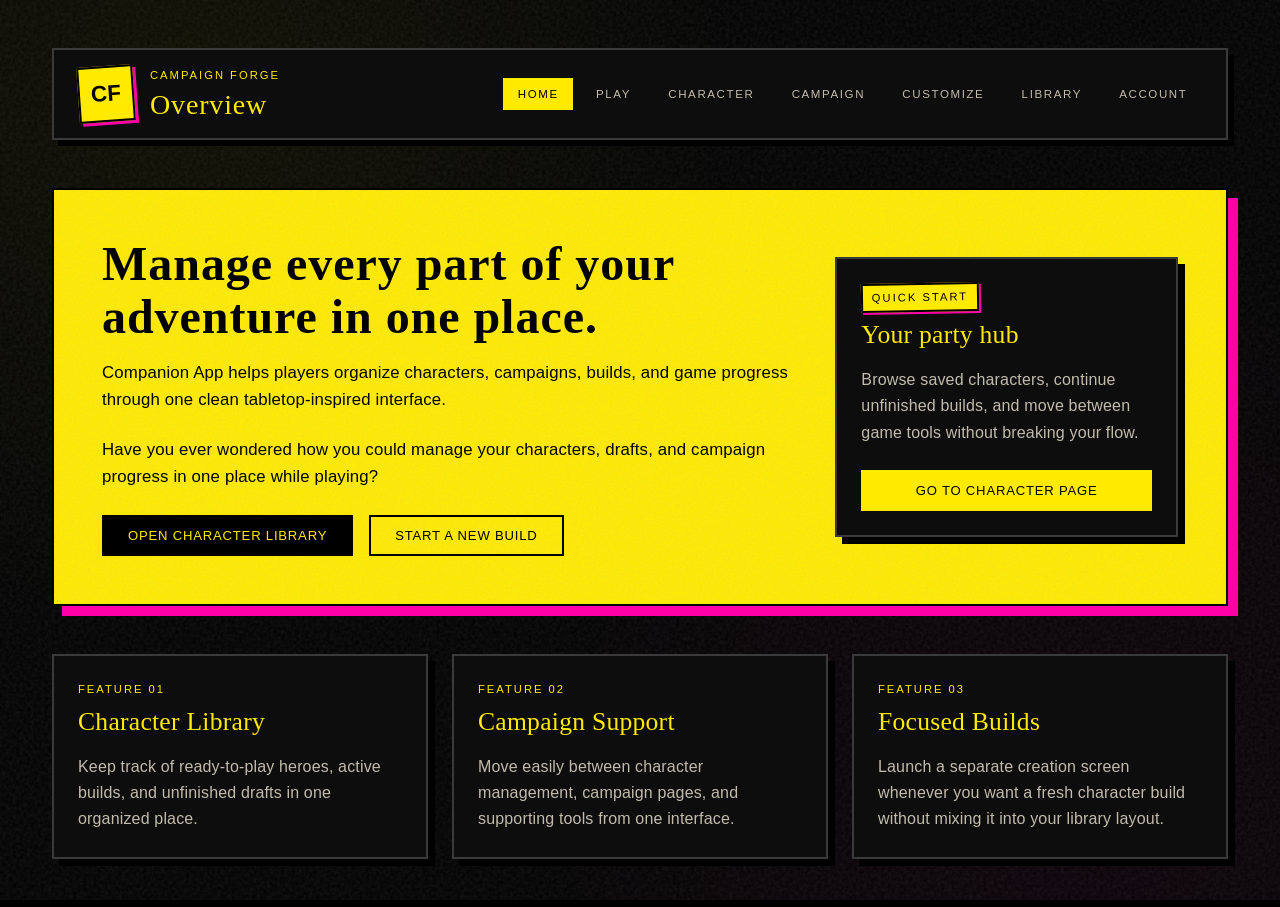
<file: index.html>
<!DOCTYPE html>
<html lang="en">
<head>
  <meta charset="utf-8">
  <meta name="viewport" content="width=device-width, initial-scale=1">
  <title>Companion App - Home</title>
  <link href="https://cdn.jsdelivr.net/npm/bootstrap@5.3.3/dist/css/bootstrap.min.css" rel="stylesheet">
  <link rel="preconnect" href="https://fonts.googleapis.com">
  <link rel="preconnect" href="https://fonts.gstatic.com" crossorigin>
  <link href="https://fonts.googleapis.com/css2?family=Metal+Mania&family=Rubik+Mono+One&family=Special+Elite&family=UnifrakturCook:wght@700&display=swap" rel="stylesheet">
  <link href="style.css" rel="stylesheet">
</head>
<body>
  <div class="container py-4 py-lg-5 app-shell">
    <header class="topbar rounded-5 px-3 px-lg-4 py-3 mb-4 mb-lg-5">
      <div class="d-flex flex-column flex-lg-row align-items-lg-center gap-3 justify-content-between">
        <div class="d-flex align-items-center gap-3">
          <div class="brand-mark">CF</div>
          <div>
            <p class="text-uppercase small mb-1 text-secondary">Campaign Forge</p>
            <h1 class="h3 mb-0">Overview</h1>
          </div>
        </div>
        <ul class="nav nav-pills flex-wrap gap-2 small">
          <li class="nav-item"><a class="nav-link active" aria-current="page" href="index.html">Home</a></li>
          <li class="nav-item"><a class="nav-link" href="Play.html">Play</a></li>
          <li class="nav-item"><a class="nav-link" href="CharacterPage.html">Character</a></li>
          <li class="nav-item"><a class="nav-link" href="Campaign.html">Campaign</a></li>
          <li class="nav-item"><a class="nav-link" href="Customize.html">Customize</a></li>
          <li class="nav-item"><a class="nav-link" href="Library.html">Library</a></li>
          <li class="nav-item"><a class="nav-link" href="Account.html">Account</a></li>
        </ul>
      </div>
    </header>

    <section class="hero p-4 p-lg-5 mb-4 mb-lg-5">
      <div class="row g-4 align-items-center">
        <div class="col-lg-8">
          <h2 class="display-5 fw-semibold mb-3">Manage every part of your adventure in one place.</h2>
          <p class="lead-copy mb-4">
            Companion App helps players organize characters, campaigns, builds, and game progress through one clean tabletop-inspired interface.
          </p>
          <p class="quote-text mb-4">
            Have you ever wondered how you could manage your characters, drafts, and campaign progress in one place while playing?
          </p>
          <div class="d-flex flex-wrap gap-3">
            <a href="CharacterPage.html" class="btn btn-light btn-lg px-4">Open Character Library</a>
            <a href="CharacterCreation.html" class="btn btn-outline-light btn-lg px-4">Start a New Build</a>
          </div>
        </div>
        <div class="col-lg-4">
          <div class="panel-card p-4 text-dark h-100">
            <p class="text-uppercase small text-secondary mb-2">Quick Start</p>
            <h3 class="h4 mb-3">Your party hub</h3>
            <p class="text-secondary mb-4">
              Browse saved characters, continue unfinished builds, and move between game tools without breaking your flow.
            </p>
            <a href="CharacterPage.html" class="btn btn-primary w-100">Go to Character Page</a>
          </div>
        </div>
      </div>
    </section>

    <section class="row g-4">
      <div class="col-md-4">
        <div class="feature-card p-4 h-100">
          <p class="text-uppercase small text-secondary mb-2">Feature 01</p>
          <h3 class="h4 mb-3">Character Library</h3>
          <p class="text-secondary mb-0">
            Keep track of ready-to-play heroes, active builds, and unfinished drafts in one organized place.
          </p>
        </div>
      </div>
      <div class="col-md-4">
        <div class="feature-card p-4 h-100">
          <p class="text-uppercase small text-secondary mb-2">Feature 02</p>
          <h3 class="h4 mb-3">Campaign Support</h3>
          <p class="text-secondary mb-0">
            Move easily between character management, campaign pages, and supporting tools from one interface.
          </p>
        </div>
      </div>
      <div class="col-md-4">
        <div class="feature-card p-4 h-100">
          <p class="text-uppercase small text-secondary mb-2">Feature 03</p>
          <h3 class="h4 mb-3">Focused Builds</h3>
          <p class="text-secondary mb-0">
            Launch a separate creation screen whenever you want a fresh character build without mixing it into your library layout.
          </p>
        </div>
      </div>
    </section>
  </div>
</body>
</html>
</file>
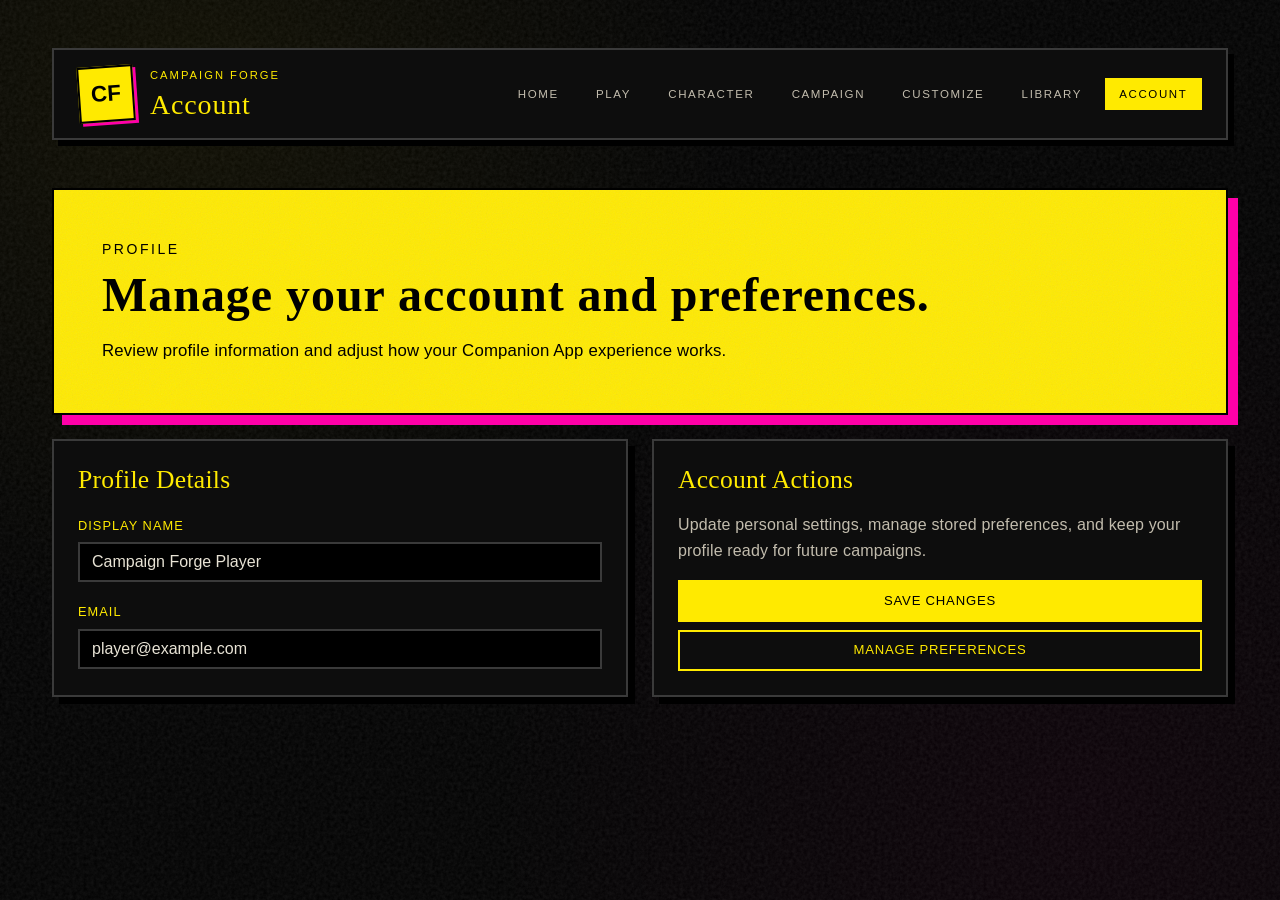
<file: Account.html>
<!DOCTYPE html>
<html lang="en">
<head>
  <meta charset="utf-8">
  <meta name="viewport" content="width=device-width, initial-scale=1">
  <title>Account</title>
  <link href="https://cdn.jsdelivr.net/npm/bootstrap@5.3.3/dist/css/bootstrap.min.css" rel="stylesheet">
  <link rel="preconnect" href="https://fonts.googleapis.com">
  <link rel="preconnect" href="https://fonts.gstatic.com" crossorigin>
  <link href="https://fonts.googleapis.com/css2?family=Metal+Mania&family=Rubik+Mono+One&family=Special+Elite&family=UnifrakturCook:wght@700&display=swap" rel="stylesheet">
  <link href="style.css" rel="stylesheet">
</head>
<body>
  <div class="container py-4 py-lg-5 app-shell">
    <header class="topbar rounded-5 px-3 px-lg-4 py-3 mb-4 mb-lg-5">
      <div class="d-flex flex-column flex-lg-row align-items-lg-center gap-3 justify-content-between">
        <div class="d-flex align-items-center gap-3">
          <div class="brand-mark">CF</div>
          <div>
            <p class="text-uppercase small mb-1 text-secondary">Campaign Forge</p>
            <h1 class="h3 mb-0">Account</h1>
          </div>
        </div>
        <ul class="nav nav-pills flex-wrap gap-2 small">
          <li class="nav-item"><a class="nav-link" href="index.html">Home</a></li>
          <li class="nav-item"><a class="nav-link" href="Play.html">Play</a></li>
          <li class="nav-item"><a class="nav-link" href="CharacterPage.html">Character</a></li>
          <li class="nav-item"><a class="nav-link" href="Campaign.html">Campaign</a></li>
          <li class="nav-item"><a class="nav-link" href="Customize.html">Customize</a></li>
          <li class="nav-item"><a class="nav-link" href="Library.html">Library</a></li>
          <li class="nav-item"><a class="nav-link active" aria-current="page" href="Account.html">Account</a></li>
        </ul>
      </div>
    </header>

    <section class="page-hero p-4 p-lg-5 mb-4">
      <p class="text-uppercase small mb-2">Profile</p>
      <h2 class="display-5 fw-semibold mb-3">Manage your account and preferences.</h2>
      <p class="helper-text mb-0">Review profile information and adjust how your Companion App experience works.</p>
    </section>

    <div class="row g-4">
      <div class="col-lg-6">
        <div class="builder-card p-4 h-100">
          <h3 class="h4 mb-3">Profile Details</h3>
          <div class="mb-3">
            <label class="form-label">Display Name</label>
            <input type="text" class="form-control" value="Campaign Forge Player">
          </div>
          <div>
            <label class="form-label">Email</label>
            <input type="email" class="form-control" value="player@example.com">
          </div>
        </div>
      </div>
      <div class="col-lg-6">
        <div class="builder-card p-4 h-100">
          <h3 class="h4 mb-3">Account Actions</h3>
          <p class="text-secondary">Update personal settings, manage stored preferences, and keep your profile ready for future campaigns.</p>
          <div class="d-flex flex-column gap-2">
            <button class="btn btn-primary">Save Changes</button>
            <button class="btn btn-outline-secondary">Manage Preferences</button>
          </div>
        </div>
      </div>
    </div>
  </div>
</body>
</html>
</file>
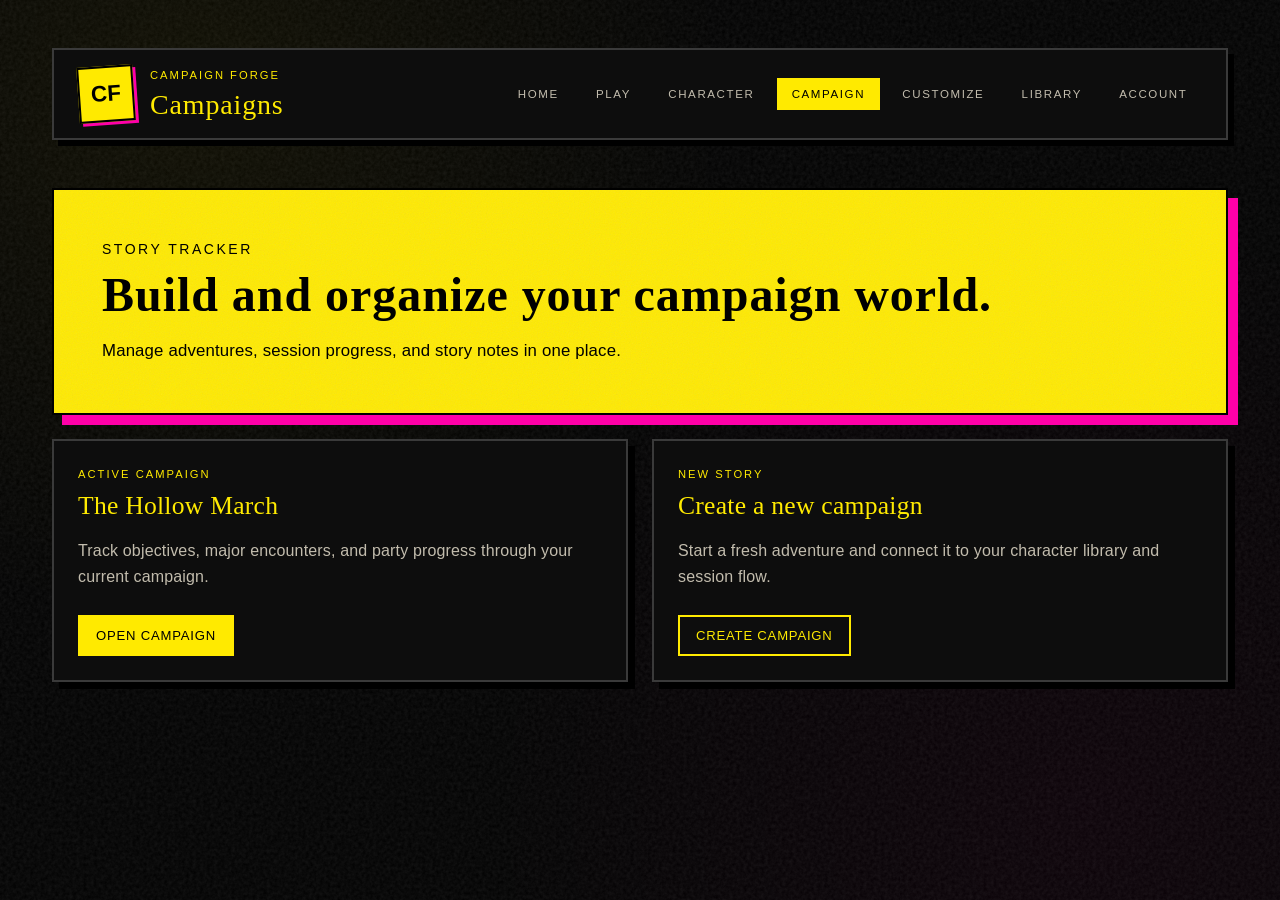
<file: Campaign.html>
<!DOCTYPE html>
<html lang="en">
<head>
  <meta charset="utf-8">
  <meta name="viewport" content="width=device-width, initial-scale=1">
  <title>Campaign</title>
  <link href="https://cdn.jsdelivr.net/npm/bootstrap@5.3.3/dist/css/bootstrap.min.css" rel="stylesheet">
  <link rel="preconnect" href="https://fonts.googleapis.com">
  <link rel="preconnect" href="https://fonts.gstatic.com" crossorigin>
  <link href="https://fonts.googleapis.com/css2?family=Metal+Mania&family=Rubik+Mono+One&family=Special+Elite&family=UnifrakturCook:wght@700&display=swap" rel="stylesheet">
  <link href="style.css" rel="stylesheet">
</head>
<body>
  <div class="container py-4 py-lg-5 app-shell">
    <header class="topbar rounded-5 px-3 px-lg-4 py-3 mb-4 mb-lg-5">
      <div class="d-flex flex-column flex-lg-row align-items-lg-center gap-3 justify-content-between">
        <div class="d-flex align-items-center gap-3">
          <div class="brand-mark">CF</div>
          <div>
            <p class="text-uppercase small mb-1 text-secondary">Campaign Forge</p>
            <h1 class="h3 mb-0">Campaigns</h1>
          </div>
        </div>
        <ul class="nav nav-pills flex-wrap gap-2 small">
          <li class="nav-item"><a class="nav-link" href="index.html">Home</a></li>
          <li class="nav-item"><a class="nav-link" href="Play.html">Play</a></li>
          <li class="nav-item"><a class="nav-link" href="CharacterPage.html">Character</a></li>
          <li class="nav-item"><a class="nav-link active" aria-current="page" href="Campaign.html">Campaign</a></li>
          <li class="nav-item"><a class="nav-link" href="Customize.html">Customize</a></li>
          <li class="nav-item"><a class="nav-link" href="Library.html">Library</a></li>
          <li class="nav-item"><a class="nav-link" href="Account.html">Account</a></li>
        </ul>
      </div>
    </header>

    <section class="page-hero p-4 p-lg-5 mb-4">
      <p class="text-uppercase small mb-2">Story Tracker</p>
      <h2 class="display-5 fw-semibold mb-3">Build and organize your campaign world.</h2>
      <p class="helper-text mb-0">Manage adventures, session progress, and story notes in one place.</p>
    </section>

    <div class="row g-4">
      <div class="col-md-6">
        <div class="feature-card p-4 h-100">
          <p class="text-uppercase small text-secondary mb-2">Active Campaign</p>
          <h3 class="h4 mb-3">The Hollow March</h3>
          <p class="text-secondary mb-4">Track objectives, major encounters, and party progress through your current campaign.</p>
          <a href="#" class="btn btn-primary">Open Campaign</a>
        </div>
      </div>
      <div class="col-md-6">
        <div class="feature-card p-4 h-100">
          <p class="text-uppercase small text-secondary mb-2">New Story</p>
          <h3 class="h4 mb-3">Create a new campaign</h3>
          <p class="text-secondary mb-4">Start a fresh adventure and connect it to your character library and session flow.</p>
          <a href="#" class="btn btn-outline-secondary">Create Campaign</a>
        </div>
      </div>
    </div>
  </div>
</body>
</html>
</file>
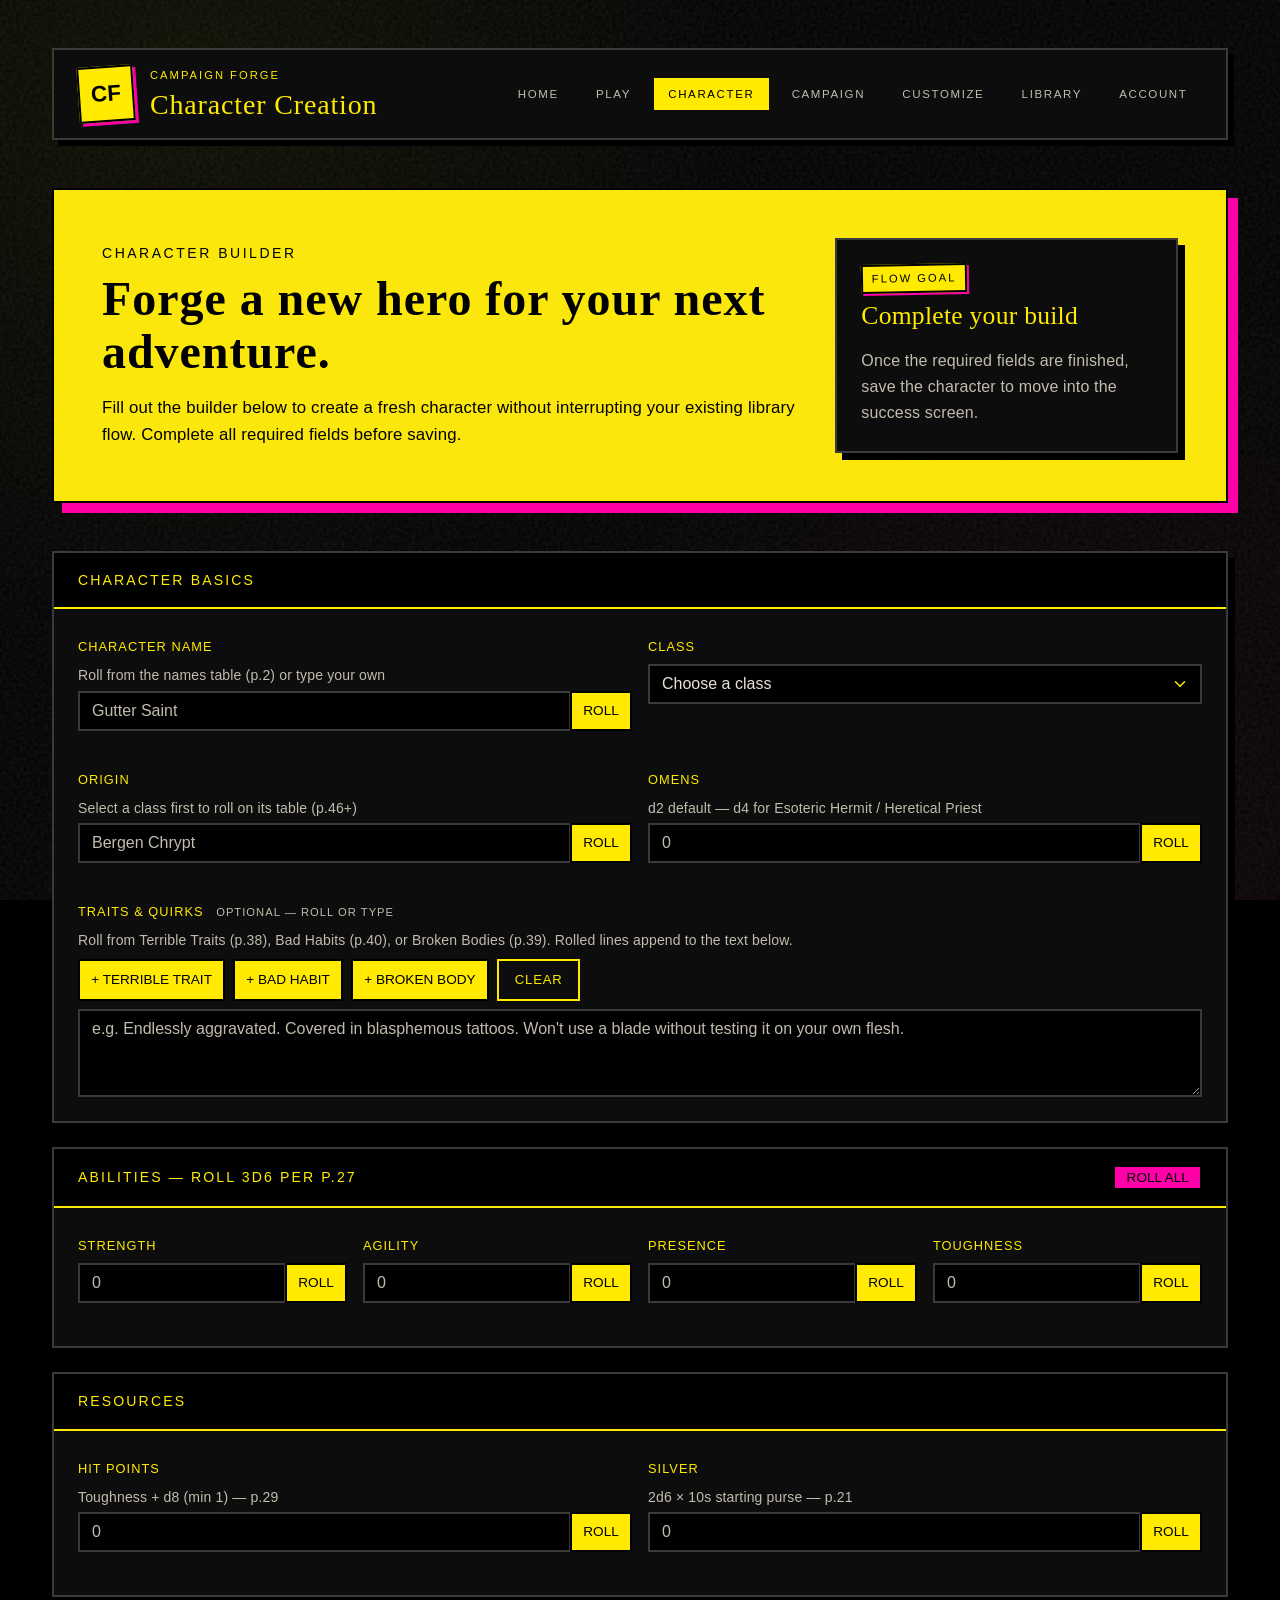
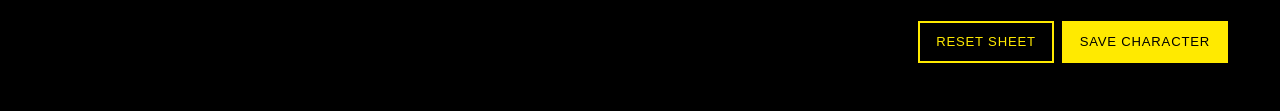
<file: CharacterCreation.html>
<!DOCTYPE html>
<html lang="en">
<head>
  <meta charset="utf-8">
  <meta name="viewport" content="width=device-width, initial-scale=1">
  <title>Character Creation</title>
  <link href="https://cdn.jsdelivr.net/npm/bootstrap@5.3.8/dist/css/bootstrap.min.css" rel="stylesheet">
  <link rel="preconnect" href="https://fonts.googleapis.com">
  <link rel="preconnect" href="https://fonts.gstatic.com" crossorigin>
  <link href="https://fonts.googleapis.com/css2?family=Metal+Mania&family=Rubik+Mono+One&family=Special+Elite&family=UnifrakturCook:wght@700&display=swap" rel="stylesheet">
  <link href="style.css" rel="stylesheet">
</head>
<body>
  <div class="container py-4 py-lg-5 app-shell">
    <header class="topbar rounded-5 px-3 px-lg-4 py-3 mb-4 mb-lg-5">
      <div class="d-flex flex-column flex-lg-row align-items-lg-center gap-3 justify-content-between">
        <div class="d-flex align-items-center gap-3">
          <div class="brand-mark">CF</div>
          <div>
            <p class="text-uppercase small mb-1 text-secondary">Campaign Forge</p>
            <h1 class="h3 mb-0">Character Creation</h1>
          </div>
        </div>
        <ul class="nav nav-pills flex-wrap gap-2 small">
          <li class="nav-item"><a class="nav-link" href="index.html">Home</a></li>
          <li class="nav-item"><a class="nav-link" href="Play.html">Play</a></li>
          <li class="nav-item"><a class="nav-link active" aria-current="page" href="CharacterCreation.html">Character</a></li>
          <li class="nav-item"><a class="nav-link" href="Campaign.html">Campaign</a></li>
          <li class="nav-item"><a class="nav-link" href="Customize.html">Customize</a></li>
          <li class="nav-item"><a class="nav-link" href="Library.html">Library</a></li>
          <li class="nav-item"><a class="nav-link" href="Account.html">Account</a></li>
        </ul>
      </div>
    </header>

    <section class="page-hero p-4 p-lg-5 mb-4 mb-lg-5">
      <div class="row g-4 align-items-center">
        <div class="col-lg-8">
          <p class="text-uppercase small mb-2">Character Builder</p>
          <h2 class="display-5 fw-semibold mb-3">Forge a new hero for your next adventure.</h2>
          <p class="helper-text mb-0">
            Fill out the builder below to create a fresh character without interrupting your existing library flow. Complete all required fields before saving.
          </p>
        </div>
        <div class="col-lg-4">
          <div class="info-card p-4 text-dark">
            <p class="text-uppercase small text-secondary mb-2">Flow Goal</p>
            <h3 class="h4 mb-3">Complete your build</h3>
            <p class="text-secondary mb-0">
              Once the required fields are finished, save the character to move into the success screen.
            </p>
          </div>
        </div>
      </div>
    </section>

    <form id="characterForm" action="CharacterSuccess.html">
      <div id="formMessage" class="alert d-none mb-4" role="alert"></div>

      <div class="builder-card mb-4">
        <div class="card-header px-4 py-3">Character Basics</div>
        <div class="card-body p-4">
          <div class="row g-3">
            <div class="col-md-6">
              <label for="characterName" class="form-label">Character Name</label>
              <small class="text-muted d-block mb-1">Roll from the names table (p.2) or type your own</small>
              <div class="input-group">
                <input type="text" class="form-control" id="characterName" placeholder="Gutter Saint" required>
                <button type="button" class="btn btn-roll" id="rollName" title="Roll d6 × d8 names">Roll</button>
              </div>
              <div class="roll-result" id="nameResult"></div>
            </div>
            <div class="col-md-6">
              <label for="className" class="form-label">Class</label>
              <select id="className" class="form-select" required>
                <option value="" selected disabled>Choose a class</option>
                <option>Fanged Deserter</option>
                <option>Gutterborn Scum</option>
                <option>Esoteric Hermit</option>
                <option>Wretched Royalty</option>
                <option>Heretical Priest</option>
                <option>Occult Herbmaster</option>
              </select>
            </div>
            <div class="col-md-6">
              <label for="homeland" class="form-label">Origin</label>
              <small class="text-muted d-block mb-1">Select a class first to roll on its table (p.46+)</small>
              <div class="input-group">
                <input type="text" class="form-control" id="homeland" placeholder="Bergen Chrypt" required>
                <button type="button" class="btn btn-roll" id="rollOrigin" title="Roll class-specific origin">Roll</button>
              </div>
              <div class="roll-result" id="originResult"></div>
            </div>
            <div class="col-md-6">
              <label for="omen" class="form-label">Omens</label>
              <small class="text-muted d-block mb-1">d2 default — d4 for Esoteric Hermit / Heretical Priest</small>
              <div class="input-group">
                <input type="number" class="form-control" id="omen" placeholder="0">
                <button type="button" class="btn btn-roll" id="rollOmen" title="Roll omens">Roll</button>
              </div>
              <div class="roll-result" id="omenResult"></div>
            </div>
            <div class="col-12">
              <label for="trait" class="form-label">Traits & Quirks <small class="text-muted ms-2">optional — roll or type</small></label>
              <small class="text-muted d-block mb-2">Roll from Terrible Traits (p.38), Bad Habits (p.40), or Broken Bodies (p.39). Rolled lines append to the text below.</small>
              <div class="d-flex flex-wrap gap-2 mb-2">
                <button type="button" class="btn btn-roll btn-sm" id="rollTerribleTrait" title="Roll d20 Terrible Trait">+ Terrible Trait</button>
                <button type="button" class="btn btn-roll btn-sm" id="rollBadHabit" title="Roll d20 Bad Habit">+ Bad Habit</button>
                <button type="button" class="btn btn-roll btn-sm" id="rollBrokenBody" title="Roll d20 Broken Body">+ Broken Body</button>
                <button type="button" class="btn btn-outline-secondary btn-sm" id="clearTrait">Clear</button>
              </div>
              <textarea class="form-control" id="trait" rows="3" placeholder="e.g. Endlessly aggravated. Covered in blasphemous tattoos. Won't use a blade without testing it on your own flesh."></textarea>
            </div>
          </div>
        </div>
      </div>

      <div class="builder-card mb-4">
        <div class="card-header px-4 py-3 d-flex justify-content-between align-items-center flex-wrap gap-2">
          <span>Abilities — roll 3d6 per p.27</span>
          <button type="button" class="btn btn-roll btn-roll-all" id="rollAllAbilities">Roll All</button>
        </div>
        <div class="card-body p-4">
          <div class="row g-3">
            <div class="col-sm-6 col-lg-3">
              <label for="strength" class="form-label">Strength</label>
              <div class="input-group">
                <input type="number" class="form-control" id="strength" placeholder="0" min="-3" max="6" required>
                <button type="button" class="btn btn-roll" id="rollStrength" title="Roll 3d6 → Strength">Roll</button>
              </div>
              <div class="roll-result" id="strengthResult"></div>
            </div>
            <div class="col-sm-6 col-lg-3">
              <label for="agility" class="form-label">Agility</label>
              <div class="input-group">
                <input type="number" class="form-control" id="agility" placeholder="0" min="-3" max="6" required>
                <button type="button" class="btn btn-roll" id="rollAgility" title="Roll 3d6 → Agility">Roll</button>
              </div>
              <div class="roll-result" id="agilityResult"></div>
            </div>
            <div class="col-sm-6 col-lg-3">
              <label for="presence" class="form-label">Presence</label>
              <div class="input-group">
                <input type="number" class="form-control" id="presence" placeholder="0" min="-3" max="6" required>
                <button type="button" class="btn btn-roll" id="rollPresence" title="Roll 3d6 → Presence">Roll</button>
              </div>
              <div class="roll-result" id="presenceResult"></div>
            </div>
            <div class="col-sm-6 col-lg-3">
              <label for="toughness" class="form-label">Toughness</label>
              <div class="input-group">
                <input type="number" class="form-control" id="toughness" placeholder="0" min="-3" max="6" required>
                <button type="button" class="btn btn-roll" id="rollToughness" title="Roll 3d6 → Toughness">Roll</button>
              </div>
              <div class="roll-result" id="toughnessResult"></div>
            </div>
          </div>
        </div>
      </div>

      <div class="builder-card mb-4">
        <div class="card-header px-4 py-3">Resources</div>
        <div class="card-body p-4">
          <div class="row g-3">
            <div class="col-sm-6">
              <label for="hp" class="form-label">Hit Points</label>
              <small class="text-muted d-block mb-1">Toughness + d8 (min 1) — p.29</small>
              <div class="input-group">
                <input type="number" class="form-control" id="hp" placeholder="0" min="1">
                <button type="button" class="btn btn-roll" id="rollHp" title="Roll Toughness + d8">Roll</button>
              </div>
              <div class="roll-result" id="hpResult"></div>
            </div>
            <div class="col-sm-6">
              <label for="silver" class="form-label">Silver</label>
              <small class="text-muted d-block mb-1">2d6 × 10s starting purse — p.21</small>
              <div class="input-group">
                <input type="number" class="form-control" id="silver" placeholder="0" min="0">
                <button type="button" class="btn btn-roll" id="rollSilver" title="Roll 2d6 × 10">Roll</button>
              </div>
              <div class="roll-result" id="silverResult"></div>
            </div>
          </div>
        </div>
      </div>

      <div class="d-flex flex-column flex-md-row gap-2 justify-content-end">
        <button type="reset" class="btn btn-outline-secondary">Reset Sheet</button>
        <button type="submit" class="btn btn-primary">Save Character</button>
      </div>
    </form>
  </div>

  <script src="script.js"></script>
  <script>
    const form = document.getElementById("characterForm");
    const formMessage = document.getElementById("formMessage");

    function numberOrZero(id) {
      const el = document.getElementById(id);
      if (!el || el.value === "") return 0;
      const n = parseInt(el.value, 10);
      return isNaN(n) ? 0 : n;
    }

    function valueOr(id, fallback) {
      const el = document.getElementById(id);
      return el && el.value ? el.value : (fallback || "");
    }

    function setInputValue(id, value) {
      const el = document.getElementById(id);
      if (el) {
        el.value = value;
        el.classList.add("rolling");
        setTimeout(function () { el.classList.remove("rolling"); }, 250);
      }
    }

    function appendToTrait(line) {
      const ta = document.getElementById("trait");
      if (!ta) return;
      const current = ta.value.trim();
      ta.value = current ? (current + "\n" + line) : line;
    }

    function showRollResult(id, text) {
      const el = document.getElementById(id);
      if (el) el.textContent = text;
    }

    // ---- Wire up new rollers (requires window.MB from script.js) ----
    document.addEventListener("DOMContentLoaded", function () {
      if (!window.MB) return;

      const rollName = document.getElementById("rollName");
      if (rollName) rollName.addEventListener("click", function () {
        const n = window.MB.rollName();
        setInputValue("characterName", n);
        showRollResult("nameResult", "rolled " + n);
      });

      const rollOrigin = document.getElementById("rollOrigin");
      if (rollOrigin) rollOrigin.addEventListener("click", function () {
        const cls = document.getElementById("className").value || "";
        const o = window.MB.rollOrigin(cls);
        setInputValue("homeland", o);
        showRollResult("originResult", cls ? "rolled from " + cls : "no class — rolled random");
      });

      const rollT = document.getElementById("rollTerribleTrait");
      if (rollT) rollT.addEventListener("click", function () {
        appendToTrait("Terrible: " + window.MB.rollTerribleTrait());
      });

      const rollB = document.getElementById("rollBadHabit");
      if (rollB) rollB.addEventListener("click", function () {
        appendToTrait("Habit: " + window.MB.rollBadHabit());
      });

      const rollBB = document.getElementById("rollBrokenBody");
      if (rollBB) rollBB.addEventListener("click", function () {
        appendToTrait("Body: " + window.MB.rollBrokenBody());
      });

      const clearTrait = document.getElementById("clearTrait");
      if (clearTrait) clearTrait.addEventListener("click", function () {
        document.getElementById("trait").value = "";
      });
    });

    function saveCharacter() {
      const hp = numberOrZero("hp");
      const character = {
        id: Date.now().toString(36) + Math.random().toString(36).slice(2, 6),
        createdAt: new Date().toISOString(),
        name: valueOr("characterName"),
        className: valueOr("className"),
        homeland: valueOr("homeland"),
        trait: valueOr("trait"),
        omen: numberOrZero("omen"),
        strength: numberOrZero("strength"),
        agility: numberOrZero("agility"),
        presence: numberOrZero("presence"),
        toughness: numberOrZero("toughness"),
        hp: hp,
        hpMax: hp,
        silver: numberOrZero("silver"),
        // Editable-on-sheet defaults:
        weapon1: "",
        weapon2: "",
        armorTier: 0,
        powers: [],
        equipment: [],
        miseries: 0
      };
      try {
        const saved = JSON.parse(localStorage.getItem("mb.characters") || "[]");
        saved.push(character);
        localStorage.setItem("mb.characters", JSON.stringify(saved));
      } catch (e) { /* ignore: private mode / quota */ }
    }

    form.addEventListener("submit", function (event) {
      if (!form.checkValidity()) {
        event.preventDefault();

        formMessage.textContent = "Please complete all required fields before saving your character.";
        formMessage.classList.remove("d-none", "alert-success");
        formMessage.classList.add("alert-danger");

        form.reportValidity();
        return;
      }
      saveCharacter();
    });
  </script>
</body>
</html>
</file>
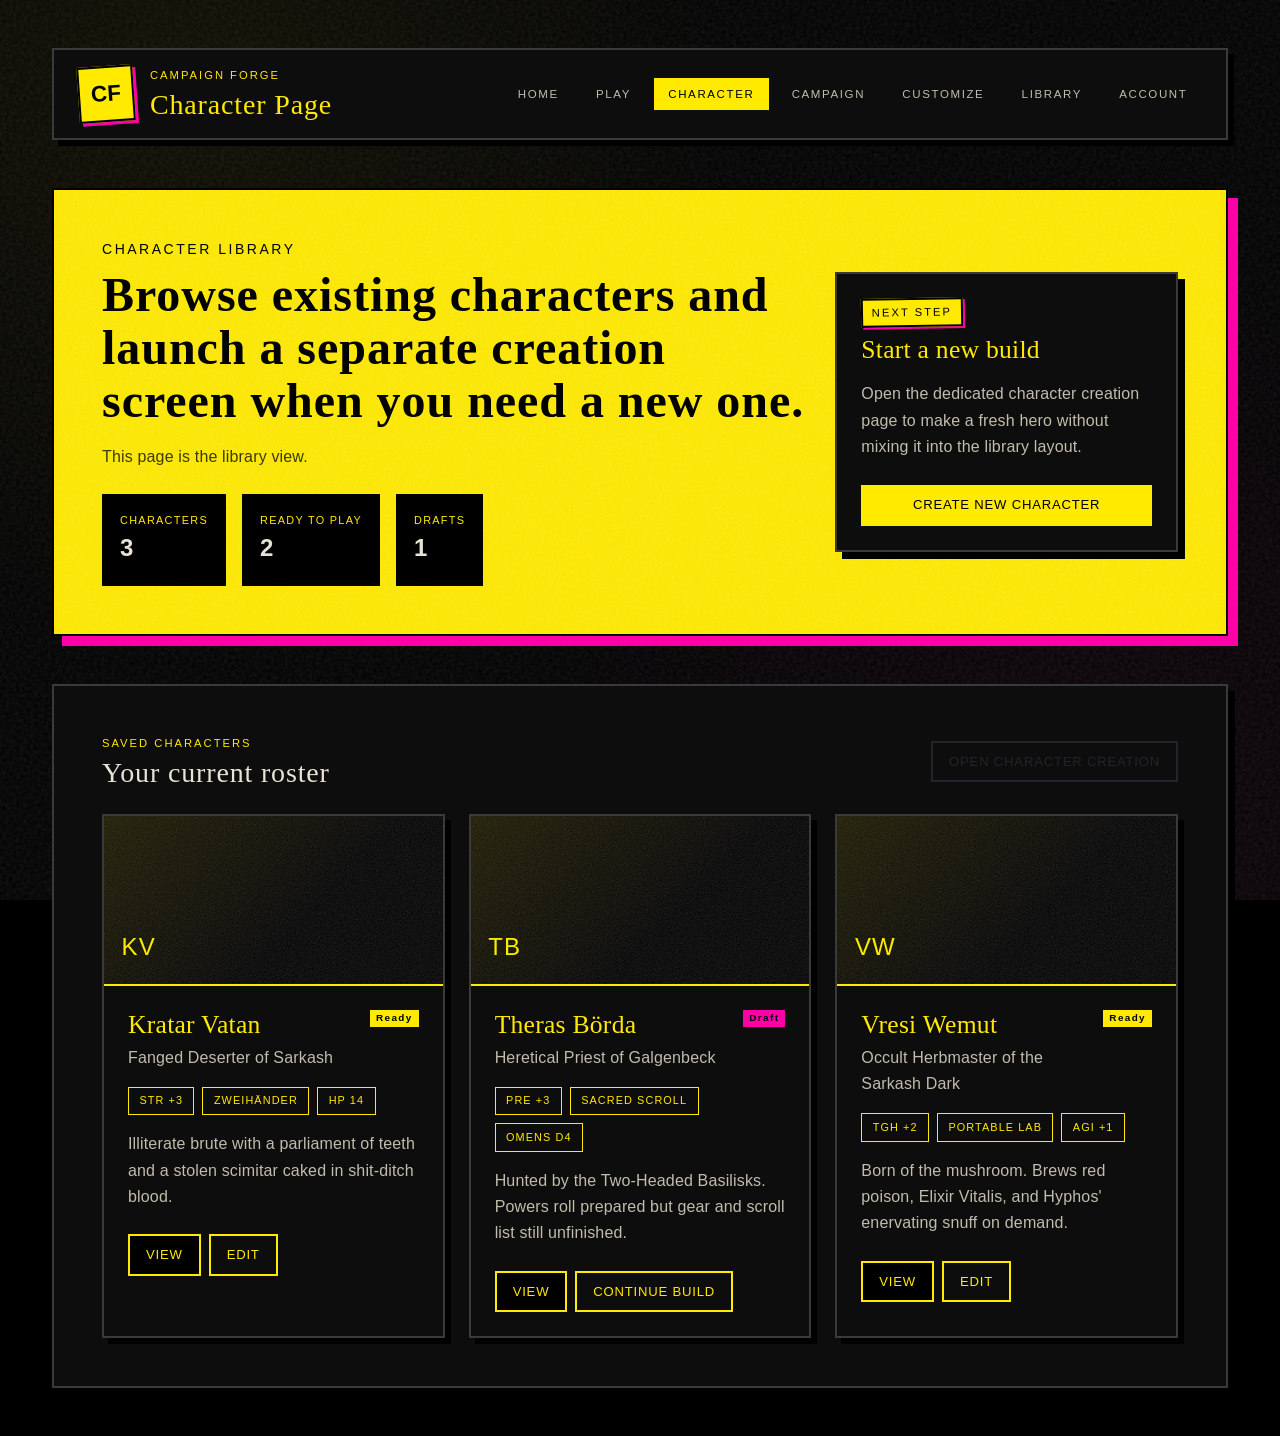
<file: CharacterPage.html>
<!DOCTYPE html>
<html lang="en">
<head>
  <meta charset="utf-8">
  <meta name="viewport" content="width=device-width, initial-scale=1">
  <title>Character Page</title>
  <link href="https://cdn.jsdelivr.net/npm/bootstrap@5.3.3/dist/css/bootstrap.min.css" rel="stylesheet">
  <link rel="preconnect" href="https://fonts.googleapis.com">
  <link rel="preconnect" href="https://fonts.gstatic.com" crossorigin>
  <link href="https://fonts.googleapis.com/css2?family=Metal+Mania&family=Rubik+Mono+One&family=Special+Elite&family=UnifrakturCook:wght@700&display=swap" rel="stylesheet">
  <link href="style.css" rel="stylesheet">
</head>
<body>
  <div class="container py-4 py-lg-5 app-shell">
    <header class="topbar rounded-5 px-3 px-lg-4 py-3 mb-4 mb-lg-5">
      <div class="d-flex flex-column flex-lg-row align-items-lg-center gap-3 justify-content-between">
        <div class="d-flex align-items-center gap-3">
          <div class="brand-mark">CF</div>
          <div>
            <p class="text-uppercase small mb-1 text-secondary">Campaign Forge</p>
            <h1 class="h3 mb-0">Character Page</h1>
          </div>
        </div>
        <ul class="nav nav-pills flex-wrap gap-2 small">
          <li class="nav-item"><a class="nav-link" href="index.html">Home</a></li>
          <li class="nav-item"><a class="nav-link" href="Play.html">Play</a></li>
          <li class="nav-item"><a class="nav-link active" aria-current="page" href="CharacterPage.html">Character</a></li>
          <li class="nav-item"><a class="nav-link" href="Campaign.html">Campaign</a></li>
          <li class="nav-item"><a class="nav-link" href="Customize.html">Customize</a></li>
          <li class="nav-item"><a class="nav-link" href="Library.html">Library</a></li>
          <li class="nav-item"><a class="nav-link" href="Account.html">Account</a></li>
        </ul>
      </div>
    </header>
    <div id="creationAlert" class="alert alert-success d-none mb-4" role="alert">
      Opening character creation page...
    </div>
    <section class="hero p-4 p-lg-5 mb-4 mb-lg-5">
      <div class="row g-4 align-items-center">
        <div class="col-lg-8">
          <p class="text-uppercase small mb-2">Character Library</p>
          <h2 class="display-5 fw-semibold mb-3">Browse existing characters and launch a separate creation screen when you need a new one.</h2>
          <p class="mb-4 text-white-50">This page is the library view.</p>
          <div class="d-flex flex-wrap gap-3">
            <div class="metric p-3">
              <div class="small text-white-50">Characters</div>
              <div class="fs-4 fw-semibold" id="metricCharacters" data-base="3">3</div>
            </div>
            <div class="metric p-3">
              <div class="small text-white-50">Ready to Play</div>
              <div class="fs-4 fw-semibold" id="metricReady" data-base="2">2</div>
            </div>
            <div class="metric p-3">
              <div class="small text-white-50">Drafts</div>
              <div class="fs-4 fw-semibold" id="metricDrafts" data-base="1">1</div>
            </div>
          </div>
        </div>
        <div class="col-lg-4">
          <div class="panel-card p-4 text-dark">
            <p class="text-uppercase small text-secondary mb-2">Next Step</p>
            <h3 class="h4 mb-3">Start a new build</h3>
            <p class="text-secondary mb-4">Open the dedicated character creation page to make a fresh hero without mixing it into the library layout.</p>
            <a href="CharacterCreation.html" class="btn btn-primary w-100" id="createNewCharacterBtn">Create New Character</a>
          </div>
        </div>
      </div>
    </section>

    <section class="panel-card p-4 p-lg-5">
      <div class="d-flex flex-column flex-lg-row justify-content-between align-items-lg-center gap-3 mb-4">
        <div>
          <p class="text-uppercase small text-secondary mb-1">Saved Characters</p>
          <h2 class="h3 mb-0">Your current roster</h2>
        </div>
        <a href="CharacterCreation.html" class="btn btn-outline-dark" id="openCharacterCreationBtn">Open Character Creation</a>
      </div>

      <div class="row g-4" id="characterGrid">
        <div class="col-md-6 col-xl-4">
          <article class="character-card h-100">
            <div class="portrait">KV</div>
            <div class="p-4">
              <div class="d-flex justify-content-between align-items-start gap-3 mb-3">
                <div>
                  <h3 class="h5 mb-1">Kratar Vatan</h3>
                  <p class="text-secondary mb-0">Fanged Deserter of Sarkash</p>
                </div>
                <span class="badge text-bg-success-subtle text-success-emphasis">Ready</span>
              </div>
              <div class="d-flex flex-wrap gap-2 mb-3">
                <span class="chip">STR +3</span>
                <span class="chip">Zweihänder</span>
                <span class="chip">HP 14</span>
              </div>
              <p class="text-secondary mb-4">Illiterate brute with a parliament of teeth and a stolen scimitar caked in shit-ditch blood.</p>
              <div class="d-flex gap-2">
                <button
                type="button"
                class="btn btn-dark btn-sm"
                data-bs-toggle="modal"
                data-bs-target="#characterModal"
                data-name="Kratar Vatan"
                data-class="Fanged Deserter of Sarkash"
                data-description="Illiterate brute with a parliament of teeth and a stolen scimitar caked in shit-ditch blood."
                data-hp-current="14"
                data-hp-max="14"
                data-strength="+3"
                data-agility="0"
                data-presence="-1"
                data-toughness="+1"
                data-omens-current="1"
                data-omens-max="d2"
                data-weapon1="Zweihänder d10"
                data-weapon2="Bite d6"
                data-armor-tier="1"
                data-powers=""
                data-equipment="Crumpled monster mask, Rope 30ft, Waterskin, Dried food (2 days), Torch, Femur"
                data-silver="60"
                data-miseries="0"
                >View</button>
                <button type="button" class="btn btn-outline-secondary btn-sm">Edit</button>
              </div>
            </div>
          </article>
        </div>

        <div class="col-md-6 col-xl-4">
          <article class="character-card h-100">
            <div class="portrait">TB</div>
            <div class="p-4">
              <div class="d-flex justify-content-between align-items-start gap-3 mb-3">
                <div>
                  <h3 class="h5 mb-1">Theras Börda</h3>
                  <p class="text-secondary mb-0">Heretical Priest of Galgenbeck</p>
                </div>
                <span class="badge text-bg-warning-subtle text-warning-emphasis">Draft</span>
              </div>
              <div class="d-flex flex-wrap gap-2 mb-3">
                <span class="chip">PRE +3</span>
                <span class="chip">Sacred Scroll</span>
                <span class="chip">Omens d4</span>
              </div>
              <p class="text-secondary mb-4">Hunted by the Two-Headed Basilisks. Powers roll prepared but gear and scroll list still unfinished.</p>
              <div class="d-flex gap-2">
                <button
                type="button"
                class="btn btn-dark btn-sm"
                data-bs-toggle="modal"
                data-bs-target="#characterModal"
                data-name="Theras Börda"
                data-class="Heretical Priest of Galgenbeck"
                data-description="Hunted by the Two-Headed Basilisks. Powers roll prepared but gear and scroll list still unfinished."
                data-hp-current="9"
                data-hp-max="9"
                data-strength="-1"
                data-agility="0"
                data-presence="+3"
                data-toughness="+1"
                data-omens-current="2"
                data-omens-max="d4"
                data-weapon1="Warhammer d6"
                data-weapon2="—"
                data-armor-tier="2"
                data-powers="Grace of a Dead Saint, Whispers Pass the Gate, Foul Psychompomp"
                data-equipment="Stolen Mitre, Wrong Jesus crucifix, Sacred scroll, Unclean scroll, Waterskin, Torch, Rope"
                data-silver="110"
                data-miseries="2"
                >View</button>
                <a href="CharacterCreation.html" class="btn btn-outline-secondary btn-sm">Continue Build</a>
              </div>
            </div>
          </article>
        </div>

        <div class="col-md-6 col-xl-4">
          <article class="character-card h-100">
            <div class="portrait">VW</div>
            <div class="p-4">
              <div class="d-flex justify-content-between align-items-start gap-3 mb-3">
                <div>
                  <h3 class="h5 mb-1">Vresi Wemut</h3>
                  <p class="text-secondary mb-0">Occult Herbmaster of the Sarkash Dark</p>
                </div>
                <span class="badge text-bg-success-subtle text-success-emphasis">Ready</span>
              </div>
              <div class="d-flex flex-wrap gap-2 mb-3">
                <span class="chip">TGH +2</span>
                <span class="chip">Portable Lab</span>
                <span class="chip">AGI +1</span>
              </div>
              <p class="text-secondary mb-4">Born of the mushroom. Brews red poison, Elixir Vitalis, and Hyphos' enervating snuff on demand.</p>
              <div class="d-flex gap-2">
                <button
                type="button"
                class="btn btn-dark btn-sm"
                data-bs-toggle="modal"
                data-bs-target="#characterModal"
                data-name="Vresi Wemut"
                data-class="Occult Herbmaster of the Sarkash Dark"
                data-description="Born of the mushroom. Brews red poison, Elixir Vitalis, and Hyphos' enervating snuff on demand."
                data-hp-current="11"
                data-hp-max="11"
                data-strength="-2"
                data-agility="+1"
                data-presence="+1"
                data-toughness="+2"
                data-omens-current="1"
                data-omens-max="d2"
                data-weapon1="Knife d4"
                data-weapon2="—"
                data-armor-tier="1"
                data-powers="Red Poison, Elixir Vitalis, Spider-Owl Soup"
                data-equipment="Portable laboratory, Medicine box, Tent, Lantern oil, Waterskin, Sharp needle"
                data-silver="40"
                data-miseries="1"
                >View</button>
                <button type="button" class="btn btn-outline-secondary btn-sm">Edit</button>
              </div>
            </div>
          </article>
        </div>
      </div>
    </section>
  </div>
  <div class="modal fade" id="characterModal" tabindex="-1" aria-labelledby="characterModalLabel" aria-hidden="true">
    <div class="modal-dialog modal-xl modal-character-sheet modal-dialog-centered modal-dialog-scrollable">
      <div class="modal-content">
        <div class="modal-header">
          <h2 class="modal-title h5" id="characterModalLabel">Character Sheet</h2>
          <button type="button" class="btn-close" data-bs-dismiss="modal" aria-label="Close"></button>
        </div>
        <div class="modal-body">
          <div class="character-sheet">
            <div class="cs-topbar">
              <div class="cs-logo">MÖRK BORG</div>
              <div class="cs-title">Character Sheet</div>
            </div>

            <div class="cs-grid">
              <div>
                <div class="cs-box">
                  <div class="cs-label">Name</div>
                  <div class="cs-value" data-sheet="name">—</div>
                </div>
                <div class="cs-box">
                  <div class="cs-label">Description</div>
                  <div class="cs-value" data-sheet="description">—</div>
                </div>
                <div class="cs-box">
                  <div class="cs-label">Class</div>
                  <div class="cs-value" data-sheet="class">—</div>
                </div>
                <div class="cs-box">
                  <div class="cs-label">Origin</div>
                  <div class="cs-value" data-sheet="homeland">—</div>
                </div>
                <div class="cs-box">
                  <div class="cs-label">Powers <small>Presence + d4 per day</small></div>
                  <ul class="cs-eq-list" data-sheet="powers"></ul>
                </div>
              </div>

              <div>
                <div class="cs-hp">
                  <div class="cs-hp-label">Hit Points</div>
                  <div class="cs-hp-skull" aria-hidden="true">&#9760;</div>
                  <div class="cs-hp-values"><span data-sheet="hpCurrent">—</span> / <span data-sheet="hpMax">—</span></div>
                  <div class="cs-hp-sub">Current / Max</div>
                </div>
                <div class="cs-abilities">
                  <div class="cs-ability"><span class="cs-ability-label">Strength</span><span class="cs-ability-value" data-sheet="strength">—</span></div>
                  <div class="cs-ability"><span class="cs-ability-label">Agility</span><span class="cs-ability-value" data-sheet="agility">—</span></div>
                  <div class="cs-ability"><span class="cs-ability-label">Presence</span><span class="cs-ability-value" data-sheet="presence">—</span></div>
                  <div class="cs-ability"><span class="cs-ability-label">Toughness</span><span class="cs-ability-value" data-sheet="toughness">—</span></div>
                </div>
                <div class="cs-omens">
                  <div class="cs-label" style="justify-content:center;">Omens</div>
                  <div class="cs-value"><span data-sheet="omensCurrent">—</span> / <span data-sheet="omensMax">—</span></div>
                </div>
              </div>

              <div>
                <div class="cs-box">
                  <div class="cs-label">Weapon</div>
                  <div class="cs-value" data-sheet="weapon1">—</div>
                </div>
                <div class="cs-box">
                  <div class="cs-label">Weapon</div>
                  <div class="cs-value" data-sheet="weapon2">—</div>
                </div>
                <div class="cs-box">
                  <div class="cs-label">Armor</div>
                  <div class="cs-armor-tiers" data-sheet="armor">
                    <span class="cs-armor-tier" data-tier="1">1<small>-d2</small></span>
                    <span class="cs-armor-tier" data-tier="2">2<small>-d4</small></span>
                    <span class="cs-armor-tier" data-tier="3">3<small>-d6</small></span>
                  </div>
                </div>
                <div class="cs-box">
                  <div class="cs-label">Equipment <small>Str + 8 items</small></div>
                  <ul class="cs-eq-list" data-sheet="equipment"></ul>
                </div>
                <div class="cs-footer">
                  <div class="cs-silver">
                    <div class="cs-label">Silver</div>
                    <div class="cs-value"><span data-sheet="silver">—</span>s</div>
                  </div>
                  <div class="cs-miseries-wrap">
                    <div class="cs-label">Miseries</div>
                    <div class="cs-miseries-dots" data-sheet="miseries">
                      <span data-misery="1">1</span>
                      <span data-misery="2">2</span>
                      <span data-misery="3">3</span>
                      <span data-misery="4">4</span>
                      <span data-misery="5">5</span>
                      <span data-misery="6">6</span>
                    </div>
                  </div>
                </div>
              </div>
            </div>

            <div class="cs-readonly-note d-none" id="sheetReadonlyNote">— sample character · edits aren't saved —</div>

            <div class="cs-reminders">
              <div>Presence DR12 to wield a Power. Fail → -d2 HP and no Powers for 1 hr.</div>
              <div>Omens: Max damage · Reroll · -d6 damage · DR -4 · No Crit/Fumble</div>
            </div>
          </div>
        </div>
      </div>
    </div>
  </div>
<script src="https://cdn.jsdelivr.net/npm/bootstrap@5.3.3/dist/js/bootstrap.bundle.min.js"></script>

<script>
  const characterModal = document.getElementById("characterModal");

  // Sheet text fields that can be edited and auto-saved back to localStorage.
  // Maps sheet `data-sheet="..."` key → saved-character field key.
  const EDITABLE_FIELDS = {
    name: "name",
    "class": "className",
    homeland: "homeland",
    description: "trait",
    hpCurrent: "hp",
    hpMax: "hpMax",
    strength: "strength",
    agility: "agility",
    presence: "presence",
    toughness: "toughness",
    omensCurrent: "omen",
    weapon1: "weapon1",
    weapon2: "weapon2",
    silver: "silver"
  };

  const INT_FIELDS = {
    hp: true, hpMax: true, silver: true, omen: true,
    strength: true, agility: true, presence: true, toughness: true,
    armorTier: true, miseries: true
  };

  function populateSheet(button) {
    const get = function (attr) {
      const v = button.getAttribute(attr);
      return (v === null || v === "") ? "—" : v;
    };

    const characterId = button.getAttribute("data-character-id") || "";
    characterModal.setAttribute("data-character-id", characterId);
    const editable = !!characterId;

    const fields = {
      name: "data-name",
      "class": "data-class",
      homeland: "data-homeland",
      description: "data-description",
      hpCurrent: "data-hp-current",
      hpMax: "data-hp-max",
      strength: "data-strength",
      agility: "data-agility",
      presence: "data-presence",
      toughness: "data-toughness",
      omensCurrent: "data-omens-current",
      omensMax: "data-omens-max",
      weapon1: "data-weapon1",
      weapon2: "data-weapon2",
      silver: "data-silver"
    };

    Object.keys(fields).forEach(function (key) {
      const el = characterModal.querySelector('[data-sheet="' + key + '"]');
      if (!el) return;
      el.textContent = get(fields[key]);
      // Toggle editable state (skip omensMax — it's derived from class)
      const isEditableKey = EDITABLE_FIELDS.hasOwnProperty(key);
      if (editable && isEditableKey) {
        el.setAttribute("contenteditable", "plaintext-only");
      } else {
        el.removeAttribute("contenteditable");
      }
    });

    // Powers list (display only for now)
    const powersRaw = button.getAttribute("data-powers") || "";
    const powersUl = characterModal.querySelector('[data-sheet="powers"]');
    if (powersUl) {
      powersUl.innerHTML = "";
      const powers = powersRaw.split(",").map(function (p) { return p.trim(); }).filter(Boolean);
      if (powers.length === 0) {
        const li = document.createElement("li");
        li.className = "is-empty";
        li.textContent = "— no powers —";
        powersUl.appendChild(li);
      } else {
        powers.forEach(function (p) {
          const li = document.createElement("li");
          li.textContent = p;
          powersUl.appendChild(li);
        });
      }
    }

    // Equipment list (display only for now)
    const equipRaw = button.getAttribute("data-equipment") || "";
    const equipUl = characterModal.querySelector('[data-sheet="equipment"]');
    if (equipUl) {
      equipUl.innerHTML = "";
      const items = equipRaw.split(",").map(function (e) { return e.trim(); }).filter(Boolean);
      if (items.length === 0) {
        const li = document.createElement("li");
        li.className = "is-empty";
        li.textContent = "— empty pack —";
        equipUl.appendChild(li);
      } else {
        items.forEach(function (e) {
          const li = document.createElement("li");
          li.textContent = e;
          equipUl.appendChild(li);
        });
      }
    }

    // Armor tier highlight + clickability
    const armorTier = parseInt(button.getAttribute("data-armor-tier"), 10) || 0;
    characterModal.querySelectorAll(".cs-armor-tier").forEach(function (tier) {
      const t = parseInt(tier.getAttribute("data-tier"), 10);
      tier.classList.toggle("is-active", t === armorTier);
      tier.classList.toggle("is-clickable", editable);
    });

    // Miseries fill + clickability
    const miseries = parseInt(button.getAttribute("data-miseries"), 10) || 0;
    const miseriesContainer = characterModal.querySelector('.cs-miseries-dots');
    if (miseriesContainer) {
      miseriesContainer.classList.toggle("is-clickable", editable);
    }
    characterModal.querySelectorAll('.cs-miseries-dots span').forEach(function (dot) {
      const n = parseInt(dot.getAttribute("data-misery"), 10);
      dot.classList.toggle("is-active", n <= miseries);
    });

    // Read-only note for non-saved characters
    const note = document.getElementById("sheetReadonlyNote");
    if (note) note.classList.toggle("d-none", editable);
  }

  characterModal.addEventListener("show.bs.modal", function (event) {
    populateSheet(event.relatedTarget);
  });

  // ----- Blur save: persist edits on contenteditable fields -----
  characterModal.addEventListener("blur", function (event) {
    const el = event.target;
    if (!el || !el.getAttribute || !el.hasAttribute("data-sheet")) return;
    if (el.getAttribute("contenteditable") !== "plaintext-only") return;
    const characterId = characterModal.getAttribute("data-character-id");
    if (!characterId) return;

    const sheetKey = el.getAttribute("data-sheet");
    const storageKey = EDITABLE_FIELDS[sheetKey];
    if (!storageKey) return;

    const rawValue = el.textContent.trim();
    updateCharacterField(characterId, storageKey, rawValue);
  }, true);

  // ----- Click: armor tier and miseries dots -----
  characterModal.addEventListener("click", function (event) {
    const characterId = characterModal.getAttribute("data-character-id");
    if (!characterId) return;

    const tier = event.target.closest && event.target.closest(".cs-armor-tier.is-clickable");
    if (tier) {
      const t = parseInt(tier.getAttribute("data-tier"), 10);
      const ch = findCharacter(characterId);
      if (!ch) return;
      const current = ch.armorTier || 0;
      const next = (current === t) ? 0 : t;
      ch.armorTier = next;
      persistCharacter(ch);
      characterModal.querySelectorAll(".cs-armor-tier").forEach(function (el) {
        el.classList.toggle("is-active", parseInt(el.getAttribute("data-tier"), 10) === next);
      });
      return;
    }

    const dotTarget = event.target.closest && event.target.closest(".cs-miseries-dots.is-clickable span");
    if (dotTarget) {
      const n = parseInt(dotTarget.getAttribute("data-misery"), 10);
      const ch = findCharacter(characterId);
      if (!ch) return;
      const current = ch.miseries || 0;
      // Click the currently-highest active dot to decrement; otherwise set to n.
      const next = (current === n) ? n - 1 : n;
      ch.miseries = Math.max(0, Math.min(6, next));
      persistCharacter(ch);
      characterModal.querySelectorAll(".cs-miseries-dots span").forEach(function (el) {
        const num = parseInt(el.getAttribute("data-misery"), 10);
        el.classList.toggle("is-active", num <= ch.miseries);
      });
    }
  });

  function findCharacter(id) {
    return loadSavedCharacters().find(function (c) { return c.id === id; });
  }

  function persistCharacter(ch) {
    const saved = loadSavedCharacters();
    const i = saved.findIndex(function (c) { return c.id === ch.id; });
    if (i < 0) return;
    saved[i] = ch;
    saveCharacters(saved);
  }

  function updateCharacterField(id, storageKey, rawValue) {
    const saved = loadSavedCharacters();
    const i = saved.findIndex(function (c) { return c.id === id; });
    if (i < 0) return;
    const ch = saved[i];
    if (INT_FIELDS[storageKey]) {
      const n = parseInt(rawValue, 10);
      ch[storageKey] = isNaN(n) ? 0 : n;
    } else {
      ch[storageKey] = rawValue;
    }
    saved[i] = ch;
    saveCharacters(saved);
  }

  // ADD THIS PART
  const creationAlert = document.getElementById("creationAlert");

  const creationButtons = [
    document.getElementById("createNewCharacterBtn"),
    document.getElementById("openCharacterCreationBtn")
  ];

  creationButtons.forEach(function (button) {
    button.addEventListener("click", function (event) {
      event.preventDefault();

      creationAlert.classList.remove("d-none");

      setTimeout(function () {
        window.location.href = button.href;
      }, 900);
    });
  });

  // ----- Saved characters: render from localStorage -----
  function escHtml(s) {
    return String(s == null ? "" : s)
      .replace(/&/g, "&amp;")
      .replace(/</g, "&lt;")
      .replace(/>/g, "&gt;")
      .replace(/"/g, "&quot;")
      .replace(/'/g, "&#39;");
  }

  function signed(n) {
    const v = parseInt(n, 10) || 0;
    return v >= 0 ? "+" + v : "" + v;
  }

  function initialsFrom(name) {
    const parts = String(name || "").trim().split(/\s+/);
    const letters = parts.map(function (p) { return p.charAt(0); }).join("");
    return (letters || "??").slice(0, 2).toUpperCase();
  }

  function omensMaxFor(className) {
    // Esoteric Hermit / Heretical Priest start with d4, others d2 (p.37 + per-class)
    if (className === "Esoteric Hermit" || className === "Heretical Priest") return "d4";
    return "d2";
  }

  function normalizeCharacter(c) {
    // Backfill fields on older saves so the editable sheet works.
    if (c.hpMax == null) c.hpMax = c.hp || 0;
    if (c.weapon1 == null) c.weapon1 = "";
    if (c.weapon2 == null) c.weapon2 = "";
    if (c.armorTier == null) c.armorTier = 0;
    if (!Array.isArray(c.powers)) c.powers = [];
    if (!Array.isArray(c.equipment)) c.equipment = [];
    if (c.miseries == null) c.miseries = 0;
    return c;
  }

  function buildCardHtml(c) {
    const initials = initialsFrom(c.name);
    const subtitle = c.className || "—";
    const description = c.trait || "No notes yet.";
    const omensMax = omensMaxFor(c.className);
    const powersStr = (c.powers || []).join(", ");
    const equipmentStr = (c.equipment || []).join(", ");
    const weapon1 = c.weapon1 || "—";
    const weapon2 = c.weapon2 || "—";

    return ''
      + '<article class="character-card h-100">'
      +   '<div class="portrait">' + escHtml(initials) + '</div>'
      +   '<div class="p-4">'
      +     '<div class="d-flex justify-content-between align-items-start gap-3 mb-3">'
      +       '<div>'
      +         '<h3 class="h5 mb-1">' + escHtml(c.name || "Unnamed") + '</h3>'
      +         '<p class="text-secondary mb-0">' + escHtml(subtitle) + (c.homeland ? ' · ' + escHtml(c.homeland) : '') + '</p>'
      +       '</div>'
      +       '<span class="badge text-bg-success-subtle text-success-emphasis">Saved</span>'
      +     '</div>'
      +     '<div class="d-flex flex-wrap gap-2 mb-3">'
      +       '<span class="chip">STR ' + escHtml(signed(c.strength)) + '</span>'
      +       '<span class="chip">HP ' + escHtml(c.hp || 0) + '</span>'
      +       '<span class="chip">' + escHtml(c.silver || 0) + 's</span>'
      +     '</div>'
      +     '<p class="text-secondary mb-4">' + escHtml(description) + '</p>'
      +     '<div class="d-flex gap-2">'
      +       '<button type="button" class="btn btn-dark btn-sm"'
      +         ' data-bs-toggle="modal" data-bs-target="#characterModal"'
      +         ' data-character-id="' + escHtml(c.id) + '"'
      +         ' data-name="' + escHtml(c.name) + '"'
      +         ' data-class="' + escHtml(c.className || "—") + '"'
      +         ' data-homeland="' + escHtml(c.homeland || "—") + '"'
      +         ' data-description="' + escHtml(description) + '"'
      +         ' data-hp-current="' + escHtml(c.hp || 0) + '"'
      +         ' data-hp-max="' + escHtml(c.hpMax || c.hp || 0) + '"'
      +         ' data-strength="' + escHtml(signed(c.strength)) + '"'
      +         ' data-agility="' + escHtml(signed(c.agility)) + '"'
      +         ' data-presence="' + escHtml(signed(c.presence)) + '"'
      +         ' data-toughness="' + escHtml(signed(c.toughness)) + '"'
      +         ' data-omens-current="' + escHtml(c.omen || 0) + '"'
      +         ' data-omens-max="' + escHtml(omensMax) + '"'
      +         ' data-weapon1="' + escHtml(weapon1) + '"'
      +         ' data-weapon2="' + escHtml(weapon2) + '"'
      +         ' data-armor-tier="' + escHtml(c.armorTier || 0) + '"'
      +         ' data-powers="' + escHtml(powersStr) + '"'
      +         ' data-equipment="' + escHtml(equipmentStr) + '"'
      +         ' data-silver="' + escHtml(c.silver || 0) + '"'
      +         ' data-miseries="' + escHtml(c.miseries || 0) + '"'
      +       '>View</button>'
      +       '<button type="button" class="btn btn-outline-secondary btn-sm" data-delete-id="' + escHtml(c.id) + '">Delete</button>'
      +     '</div>'
      +   '</div>'
      + '</article>';
  }

  function loadSavedCharacters() {
    try { return JSON.parse(localStorage.getItem("mb.characters") || "[]"); }
    catch (e) { return []; }
  }

  function saveCharacters(list) {
    try { localStorage.setItem("mb.characters", JSON.stringify(list)); }
    catch (e) { /* ignore */ }
  }

  function updateMetrics(savedCount) {
    const metricCharacters = document.getElementById("metricCharacters");
    const metricReady = document.getElementById("metricReady");
    if (metricCharacters) {
      metricCharacters.textContent = (parseInt(metricCharacters.getAttribute("data-base"), 10) || 0) + savedCount;
    }
    if (metricReady) {
      metricReady.textContent = (parseInt(metricReady.getAttribute("data-base"), 10) || 0) + savedCount;
    }
  }

  function renderSavedCharacters() {
    const grid = document.getElementById("characterGrid");
    if (!grid) return;
    let saved = loadSavedCharacters();

    // Backfill new fields on old saves and persist once
    let mutated = false;
    saved = saved.map(function (c) {
      const before = JSON.stringify(c);
      const after = normalizeCharacter(c);
      if (JSON.stringify(after) !== before) mutated = true;
      return after;
    });
    if (mutated) saveCharacters(saved);

    // Remove any previously-rendered saved cards before re-rendering
    grid.querySelectorAll('[data-saved-col="true"]').forEach(function (el) { el.remove(); });

    saved.forEach(function (c) {
      const col = document.createElement("div");
      col.className = "col-md-6 col-xl-4";
      col.setAttribute("data-saved-col", "true");
      col.innerHTML = buildCardHtml(c);
      grid.appendChild(col);
    });

    updateMetrics(saved.length);
  }

  document.getElementById("characterGrid").addEventListener("click", function (event) {
    const btn = event.target.closest("[data-delete-id]");
    if (!btn) return;
    const id = btn.getAttribute("data-delete-id");
    if (!window.confirm("Delete this character? This cannot be undone.")) return;
    const saved = loadSavedCharacters().filter(function (c) { return c.id !== id; });
    saveCharacters(saved);
    renderSavedCharacters();
  });

  renderSavedCharacters();
</script>
</body>
</html>
</file>
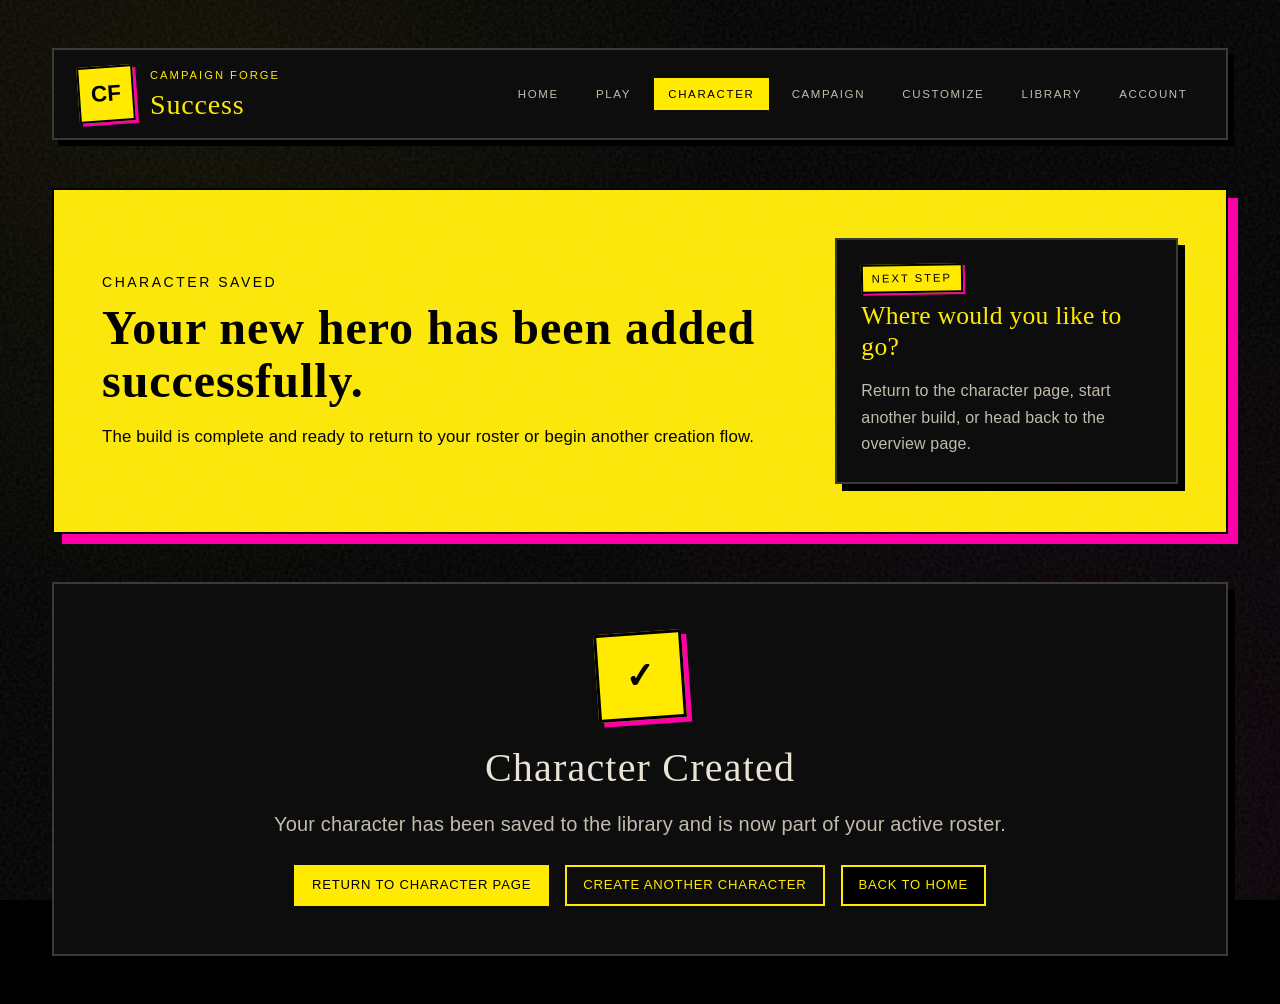
<file: CharacterSuccess.html>
<!DOCTYPE html>
<html lang="en">
<head>
  <meta charset="utf-8">
  <meta name="viewport" content="width=device-width, initial-scale=1">
  <title>Character Success</title>
  <link href="https://cdn.jsdelivr.net/npm/bootstrap@5.3.3/dist/css/bootstrap.min.css" rel="stylesheet">
  <link rel="preconnect" href="https://fonts.googleapis.com">
  <link rel="preconnect" href="https://fonts.gstatic.com" crossorigin>
  <link href="https://fonts.googleapis.com/css2?family=Metal+Mania&family=Rubik+Mono+One&family=Special+Elite&family=UnifrakturCook:wght@700&display=swap" rel="stylesheet">
  <link href="style.css" rel="stylesheet">
</head>
<body>
  <div class="container py-4 py-lg-5 app-shell">
    <header class="topbar rounded-5 px-3 px-lg-4 py-3 mb-4 mb-lg-5">
      <div class="d-flex flex-column flex-lg-row align-items-lg-center gap-3 justify-content-between">
        <div class="d-flex align-items-center gap-3">
          <div class="brand-mark">CF</div>
          <div>
            <p class="text-uppercase small mb-1 text-secondary">Campaign Forge</p>
            <h1 class="h3 mb-0">Success</h1>
          </div>
        </div>
        <ul class="nav nav-pills flex-wrap gap-2 small">
          <li class="nav-item"><a class="nav-link" href="index.html">Home</a></li>
          <li class="nav-item"><a class="nav-link" href="Play.html">Play</a></li>
          <li class="nav-item"><a class="nav-link active" aria-current="page" href="CharacterSuccess.html">Character</a></li>
          <li class="nav-item"><a class="nav-link" href="Campaign.html">Campaign</a></li>
          <li class="nav-item"><a class="nav-link" href="Customize.html">Customize</a></li>
          <li class="nav-item"><a class="nav-link" href="Library.html">Library</a></li>
          <li class="nav-item"><a class="nav-link" href="Account.html">Account</a></li>
        </ul>
      </div>
    </header>

    <section class="page-hero p-4 p-lg-5 mb-4 mb-lg-5">
      <div class="row g-4 align-items-center">
        <div class="col-lg-8">
          <p class="text-uppercase small mb-2">Character Saved</p>
          <h2 class="display-5 fw-semibold mb-3">Your new hero has been added successfully.</h2>
          <p class="helper-text mb-0">
            The build is complete and ready to return to your roster or begin another creation flow.
          </p>
        </div>
        <div class="col-lg-4">
          <div class="info-card p-4 text-dark">
            <p class="text-uppercase small text-secondary mb-2">Next Step</p>
            <h3 class="h4 mb-3">Where would you like to go?</h3>
            <p class="text-secondary mb-0">Return to the character page, start another build, or head back to the overview page.</p>
          </div>
        </div>
      </div>
    </section>

    <section class="status-card p-4 p-lg-5 text-center">
      <div class="status-icon mx-auto mb-4">✓</div>
      <h2 class="h1 mb-3">Character Created</h2>
      <p class="text-secondary fs-5 mb-4">
        Your character has been saved to the library and is now part of your active roster.
      </p>
      <div class="d-flex flex-column flex-md-row gap-3 justify-content-center">
        <a href="CharacterPage.html" class="btn btn-primary btn-lg">Return to Character Page</a>
        <a href="CharacterCreation.html" class="btn btn-outline-secondary btn-lg">Create Another Character</a>
        <a href="index.html" class="btn btn-dark btn-lg">Back to Home</a>
      </div>
    </section>
  </div>
</body>
</html>
</file>
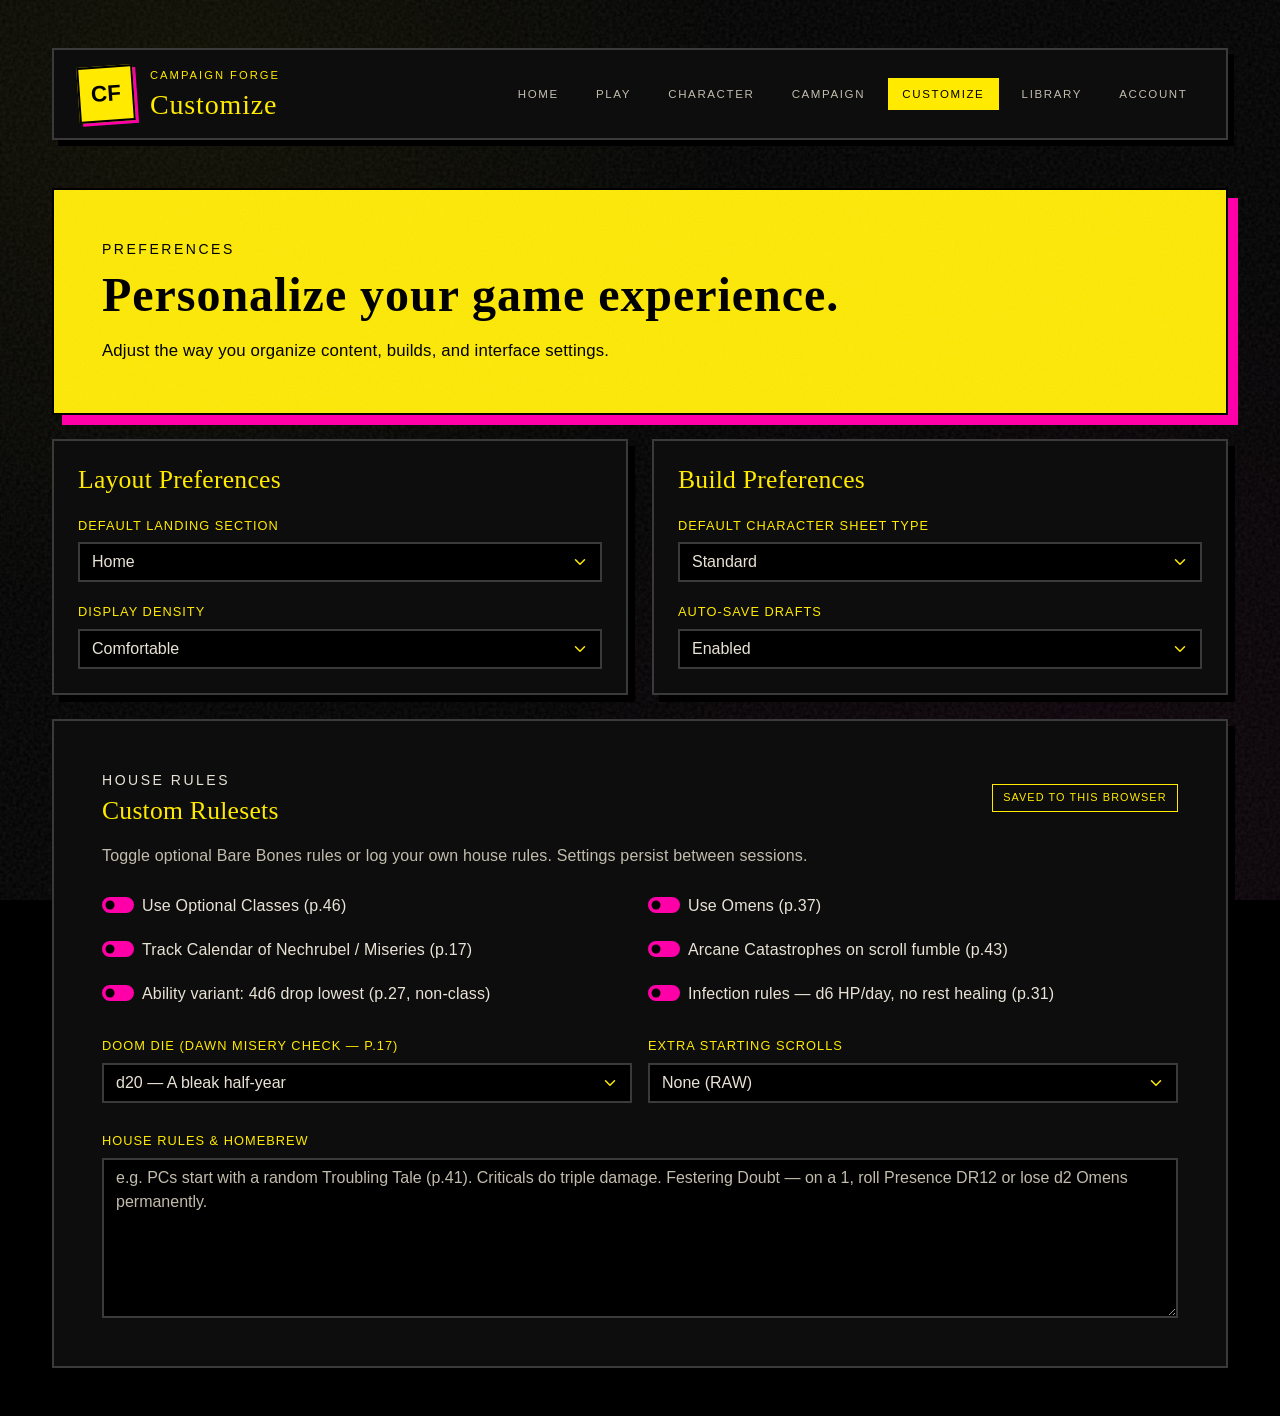
<file: Customize.html>
<!DOCTYPE html>
<html lang="en">
<head>
  <meta charset="utf-8">
  <meta name="viewport" content="width=device-width, initial-scale=1">
  <title>Customize</title>
  <link href="https://cdn.jsdelivr.net/npm/bootstrap@5.3.3/dist/css/bootstrap.min.css" rel="stylesheet">
  <link rel="preconnect" href="https://fonts.googleapis.com">
  <link rel="preconnect" href="https://fonts.gstatic.com" crossorigin>
  <link href="https://fonts.googleapis.com/css2?family=Metal+Mania&family=Rubik+Mono+One&family=Special+Elite&family=UnifrakturCook:wght@700&display=swap" rel="stylesheet">
  <link href="style.css" rel="stylesheet">
</head>
<body>
  <div class="container py-4 py-lg-5 app-shell">
    <header class="topbar rounded-5 px-3 px-lg-4 py-3 mb-4 mb-lg-5">
      <div class="d-flex flex-column flex-lg-row align-items-lg-center gap-3 justify-content-between">
        <div class="d-flex align-items-center gap-3">
          <div class="brand-mark">CF</div>
          <div>
            <p class="text-uppercase small mb-1 text-secondary">Campaign Forge</p>
            <h1 class="h3 mb-0">Customize</h1>
          </div>
        </div>
        <ul class="nav nav-pills flex-wrap gap-2 small">
          <li class="nav-item"><a class="nav-link" href="index.html">Home</a></li>
          <li class="nav-item"><a class="nav-link" href="Play.html">Play</a></li>
          <li class="nav-item"><a class="nav-link" href="CharacterPage.html">Character</a></li>
          <li class="nav-item"><a class="nav-link" href="Campaign.html">Campaign</a></li>
          <li class="nav-item"><a class="nav-link active" aria-current="page" href="Customize.html">Customize</a></li>
          <li class="nav-item"><a class="nav-link" href="Library.html">Library</a></li>
          <li class="nav-item"><a class="nav-link" href="Account.html">Account</a></li>
        </ul>
      </div>
    </header>

    <section class="page-hero p-4 p-lg-5 mb-4">
      <p class="text-uppercase small mb-2">Preferences</p>
      <h2 class="display-5 fw-semibold mb-3">Personalize your game experience.</h2>
      <p class="helper-text mb-0">Adjust the way you organize content, builds, and interface settings.</p>
    </section>

    <div class="row g-4">
      <div class="col-lg-6">
        <div class="builder-card p-4 h-100">
          <h3 class="h4 mb-3">Layout Preferences</h3>
          <div class="mb-3">
            <label class="form-label">Default Landing Section</label>
            <select class="form-select">
              <option selected>Home</option>
              <option>Character</option>
              <option>Campaign</option>
            </select>
          </div>
          <div>
            <label class="form-label">Display Density</label>
            <select class="form-select">
              <option selected>Comfortable</option>
              <option>Compact</option>
            </select>
          </div>
        </div>
      </div>
      <div class="col-lg-6">
        <div class="builder-card p-4 h-100">
          <h3 class="h4 mb-3">Build Preferences</h3>
          <div class="mb-3">
            <label class="form-label">Default Character Sheet Type</label>
            <select class="form-select">
              <option selected>Standard</option>
              <option>Campaign Ready</option>
              <option>Draft Focused</option>
            </select>
          </div>
          <div>
            <label class="form-label">Auto-save Drafts</label>
            <select class="form-select">
              <option selected>Enabled</option>
              <option>Disabled</option>
            </select>
          </div>
        </div>
      </div>
    </div>

    <section class="mt-4">
      <div class="builder-card p-4 p-lg-5">
        <div class="d-flex flex-column flex-md-row justify-content-between align-items-md-center gap-3 mb-3">
          <div>
            <p class="text-uppercase small mb-1">House Rules</p>
            <h3 class="h4 mb-0">Custom Rulesets</h3>
          </div>
          <span class="chip">saved to this browser</span>
        </div>
        <p class="text-secondary mb-4">Toggle optional Bare Bones rules or log your own house rules. Settings persist between sessions.</p>

        <div class="row g-3 mb-4">
          <div class="col-md-6">
            <div class="form-check form-switch">
              <input class="form-check-input" type="checkbox" id="ruleClasses" data-rule-toggle="classes">
              <label class="form-check-label" for="ruleClasses">Use Optional Classes (p.46)</label>
            </div>
          </div>
          <div class="col-md-6">
            <div class="form-check form-switch">
              <input class="form-check-input" type="checkbox" id="ruleOmens" data-rule-toggle="omens">
              <label class="form-check-label" for="ruleOmens">Use Omens (p.37)</label>
            </div>
          </div>
          <div class="col-md-6">
            <div class="form-check form-switch">
              <input class="form-check-input" type="checkbox" id="ruleMisery" data-rule-toggle="misery">
              <label class="form-check-label" for="ruleMisery">Track Calendar of Nechrubel / Miseries (p.17)</label>
            </div>
          </div>
          <div class="col-md-6">
            <div class="form-check form-switch">
              <input class="form-check-input" type="checkbox" id="ruleCatastrophes" data-rule-toggle="catastrophes">
              <label class="form-check-label" for="ruleCatastrophes">Arcane Catastrophes on scroll fumble (p.43)</label>
            </div>
          </div>
          <div class="col-md-6">
            <div class="form-check form-switch">
              <input class="form-check-input" type="checkbox" id="rule4d6" data-rule-toggle="variant4d6">
              <label class="form-check-label" for="rule4d6">Ability variant: 4d6 drop lowest (p.27, non-class)</label>
            </div>
          </div>
          <div class="col-md-6">
            <div class="form-check form-switch">
              <input class="form-check-input" type="checkbox" id="ruleInfection" data-rule-toggle="infection">
              <label class="form-check-label" for="ruleInfection">Infection rules — d6 HP/day, no rest healing (p.31)</label>
            </div>
          </div>
        </div>

        <div class="row g-3 mb-4">
          <div class="col-md-6">
            <label for="doomDie" class="form-label">Doom Die (dawn Misery check — p.17)</label>
            <select id="doomDie" class="form-select" data-rule-select="doomDie">
              <option value="d2">d2 — The end is nigh!</option>
              <option value="d6">d6 — A cruel month</option>
              <option value="d10">d10 — A fall in anguish</option>
              <option value="d20" selected>d20 — A bleak half-year</option>
              <option value="d100">d100 — Years of pain</option>
            </select>
          </div>
          <div class="col-md-6">
            <label for="startingScrolls" class="form-label">Extra Starting Scrolls</label>
            <select id="startingScrolls" class="form-select" data-rule-select="scrolls">
              <option value="0" selected>None (RAW)</option>
              <option value="1">+1 scroll</option>
              <option value="2">+2 scrolls</option>
            </select>
          </div>
        </div>

        <div>
          <label for="houseRules" class="form-label">House Rules &amp; Homebrew</label>
          <textarea class="form-control" id="houseRules" rows="6" placeholder="e.g. PCs start with a random Troubling Tale (p.41). Criticals do triple damage. Festering Doubt — on a 1, roll Presence DR12 or lose d2 Omens permanently."></textarea>
        </div>
      </div>
    </section>
  </div>
  <script src="script.js"></script>
</body>
</html>
</file>
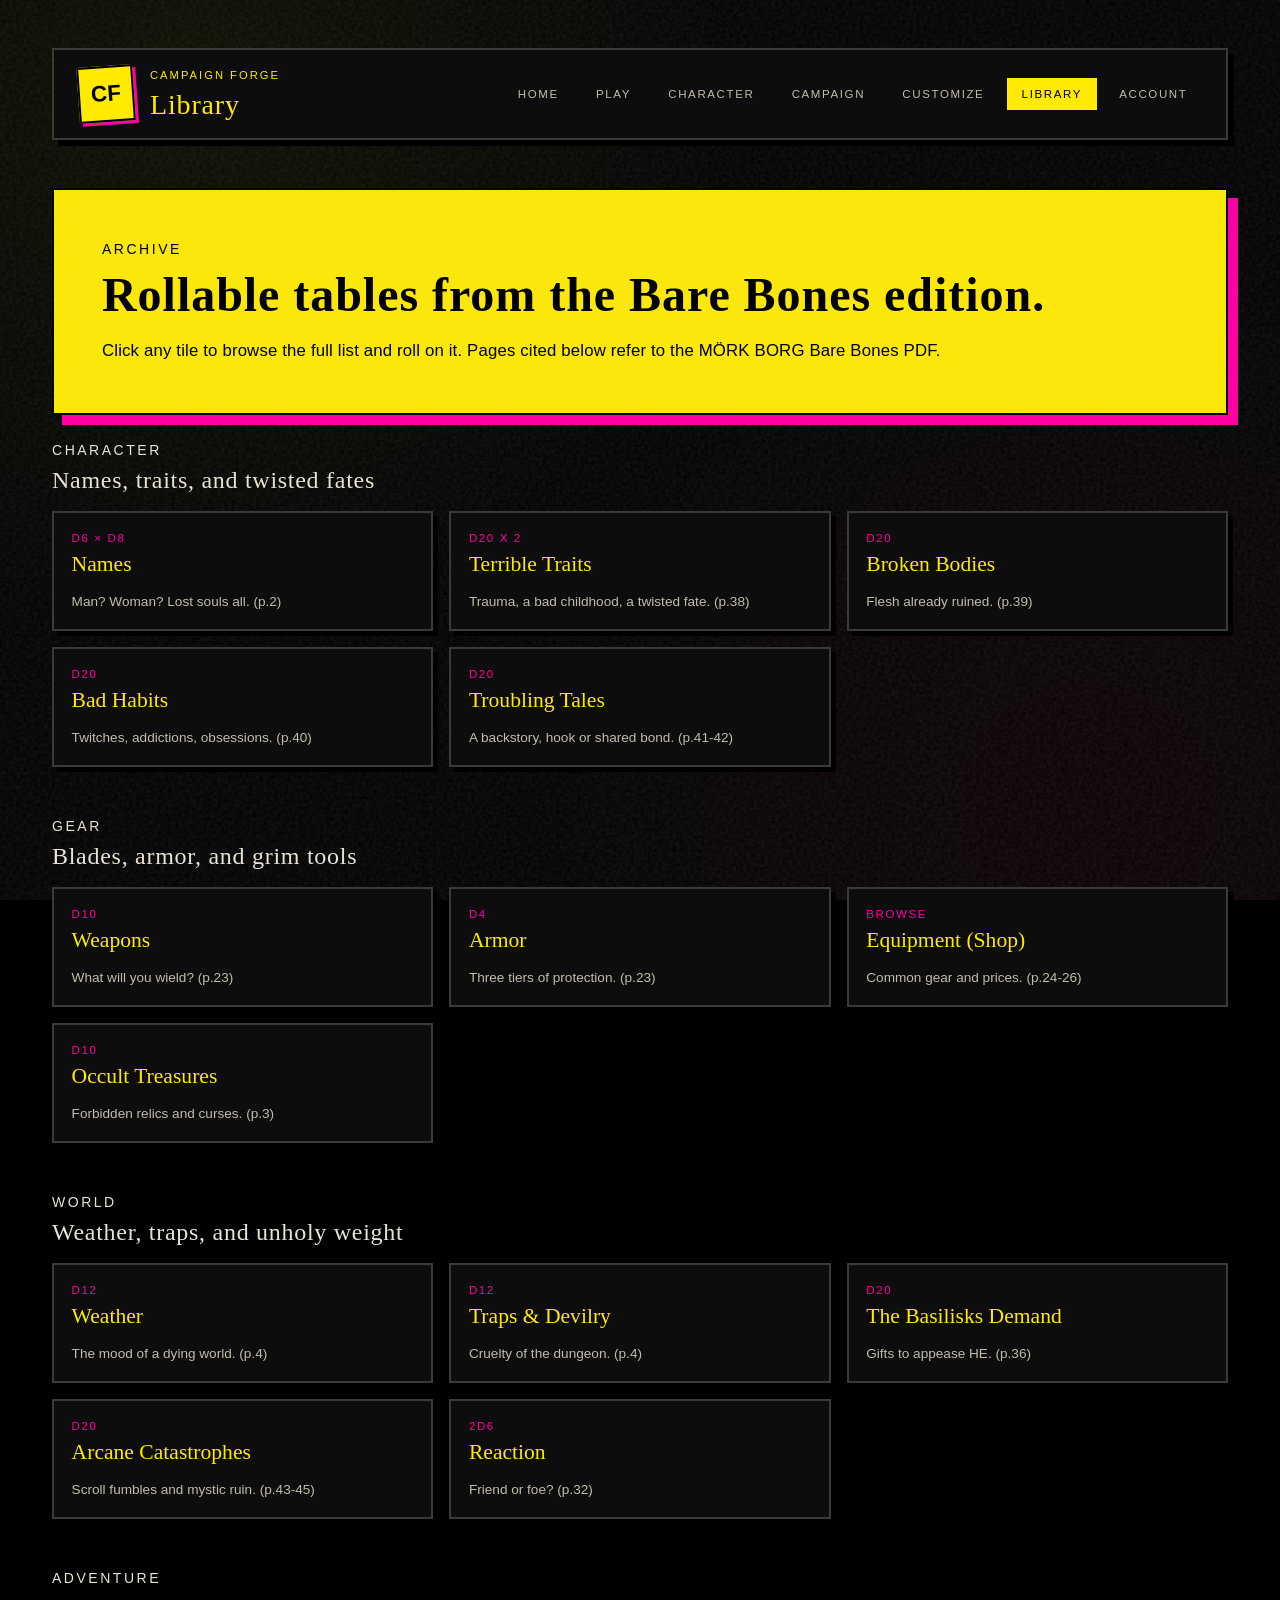
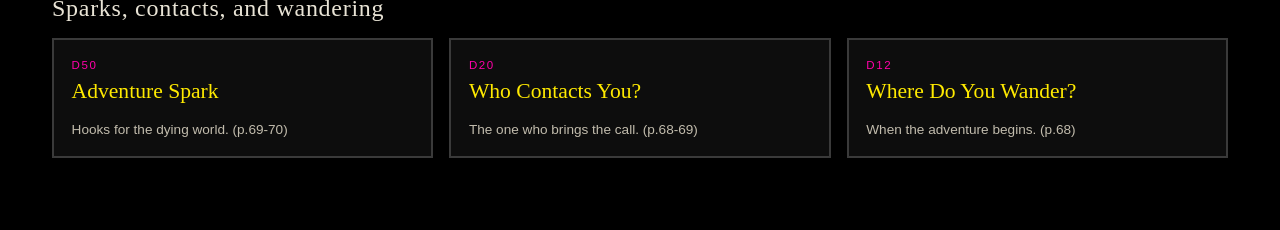
<file: Library.html>
<!DOCTYPE html>
<html lang="en">
<head>
  <meta charset="utf-8">
  <meta name="viewport" content="width=device-width, initial-scale=1">
  <title>Library</title>
  <link href="https://cdn.jsdelivr.net/npm/bootstrap@5.3.3/dist/css/bootstrap.min.css" rel="stylesheet">
  <link rel="preconnect" href="https://fonts.googleapis.com">
  <link rel="preconnect" href="https://fonts.gstatic.com" crossorigin>
  <link href="https://fonts.googleapis.com/css2?family=Metal+Mania&family=Rubik+Mono+One&family=Special+Elite&family=UnifrakturCook:wght@700&display=swap" rel="stylesheet">
  <link href="style.css" rel="stylesheet">
</head>
<body>
  <div class="container py-4 py-lg-5 app-shell">
    <header class="topbar rounded-5 px-3 px-lg-4 py-3 mb-4 mb-lg-5">
      <div class="d-flex flex-column flex-lg-row align-items-lg-center gap-3 justify-content-between">
        <div class="d-flex align-items-center gap-3">
          <div class="brand-mark">CF</div>
          <div>
            <p class="text-uppercase small mb-1 text-secondary">Campaign Forge</p>
            <h1 class="h3 mb-0">Library</h1>
          </div>
        </div>
        <ul class="nav nav-pills flex-wrap gap-2 small">
          <li class="nav-item"><a class="nav-link" href="index.html">Home</a></li>
          <li class="nav-item"><a class="nav-link" href="Play.html">Play</a></li>
          <li class="nav-item"><a class="nav-link" href="CharacterPage.html">Character</a></li>
          <li class="nav-item"><a class="nav-link" href="Campaign.html">Campaign</a></li>
          <li class="nav-item"><a class="nav-link" href="Customize.html">Customize</a></li>
          <li class="nav-item"><a class="nav-link active" aria-current="page" href="Library.html">Library</a></li>
          <li class="nav-item"><a class="nav-link" href="Account.html">Account</a></li>
        </ul>
      </div>
    </header>

    <section class="page-hero p-4 p-lg-5 mb-4">
      <p class="text-uppercase small mb-2">Archive</p>
      <h2 class="display-5 fw-semibold mb-3">Rollable tables from the Bare Bones edition.</h2>
      <p class="helper-text mb-0">Click any tile to browse the full list and roll on it. Pages cited below refer to the MÖRK BORG Bare Bones PDF.</p>
    </section>

    <section class="mb-5">
      <div class="d-flex flex-column flex-md-row justify-content-between align-items-md-end gap-3 mb-3">
        <div>
          <p class="text-uppercase small mb-1">Character</p>
          <h3 class="h4 mb-0">Names, traits, and twisted fates</h3>
        </div>
      </div>
      <div class="row g-3" id="libraryCharacter"></div>
    </section>

    <section class="mb-5">
      <div class="d-flex flex-column flex-md-row justify-content-between align-items-md-end gap-3 mb-3">
        <div>
          <p class="text-uppercase small mb-1">Gear</p>
          <h3 class="h4 mb-0">Blades, armor, and grim tools</h3>
        </div>
      </div>
      <div class="row g-3" id="libraryGear"></div>
    </section>

    <section class="mb-5">
      <div class="d-flex flex-column flex-md-row justify-content-between align-items-md-end gap-3 mb-3">
        <div>
          <p class="text-uppercase small mb-1">World</p>
          <h3 class="h4 mb-0">Weather, traps, and unholy weight</h3>
        </div>
      </div>
      <div class="row g-3" id="libraryWorld"></div>
    </section>

    <section class="mb-4">
      <div class="d-flex flex-column flex-md-row justify-content-between align-items-md-end gap-3 mb-3">
        <div>
          <p class="text-uppercase small mb-1">Adventure</p>
          <h3 class="h4 mb-0">Sparks, contacts, and wandering</h3>
        </div>
      </div>
      <div class="row g-3" id="libraryAdventure"></div>
    </section>
  </div>

  <div class="modal fade" id="tableModal" tabindex="-1" aria-labelledby="tableModalTitle" aria-hidden="true">
    <div class="modal-dialog modal-lg modal-dialog-centered modal-dialog-scrollable">
      <div class="modal-content">
        <div class="modal-header">
          <h2 class="modal-title h5" id="tableModalTitle">Table</h2>
          <button type="button" class="btn-close" data-bs-dismiss="modal" aria-label="Close"></button>
        </div>
        <div class="modal-body">
          <p class="text-secondary mb-3" id="tableModalSub"></p>
          <div class="table-roll-panel">
            <div class="table-roll-result" id="tableRollResult">
              <span class="roll-label">Rolled:</span><span id="tableRollText">— click Roll —</span>
            </div>
            <div>
              <button type="button" class="btn btn-primary" id="tableRollBtn">Roll <span id="tableRollDie"></span></button>
              <button type="button" class="btn btn-outline-secondary" id="tableClearBtn">Clear</button>
            </div>
          </div>
          <div class="table-list" id="tableList"></div>
        </div>
      </div>
    </div>
  </div>

  <script src="https://cdn.jsdelivr.net/npm/bootstrap@5.3.3/dist/js/bootstrap.bundle.min.js"></script>
  <script src="script.js"></script>
  <script>
    (function () {
      'use strict';

      const GROUPS = {
        libraryCharacter: ["names","terrible","broken","bad","tales"],
        libraryGear:      ["weapons","armor","equipment","occult"],
        libraryWorld:     ["weather","traps","basilisks","catastrophe","reaction"],
        libraryAdventure: ["spark","contacts","wander"]
      };

      function escHtml(s) {
        return String(s == null ? "" : s)
          .replace(/&/g, "&amp;").replace(/</g, "&lt;").replace(/>/g, "&gt;")
          .replace(/"/g, "&quot;").replace(/'/g, "&#39;");
      }

      function buildTile(tableId) {
        const t = window.MB && window.MB.tables[tableId];
        if (!t) return "";
        return ''
          + '<div class="col-md-6 col-xl-4">'
          +   '<button type="button" class="library-tile" data-bs-toggle="modal" data-bs-target="#tableModal" data-table="' + escHtml(tableId) + '">'
          +     '<span class="tile-die">' + escHtml(t.die) + '</span>'
          +     '<span class="tile-label">' + escHtml(t.title) + '</span>'
          +     '<span class="tile-sub">' + escHtml(t.sub) + '</span>'
          +   '</button>'
          + '</div>';
      }

      function renderGroups() {
        Object.keys(GROUPS).forEach(function (containerId) {
          const el = document.getElementById(containerId);
          if (!el) return;
          el.innerHTML = GROUPS[containerId].map(buildTile).join("");
        });
      }

      const tableModal = document.getElementById("tableModal");
      const tableListEl = document.getElementById("tableList");
      const rollResultEl = document.getElementById("tableRollText");
      const rollDieEl = document.getElementById("tableRollDie");
      const rollBtn = document.getElementById("tableRollBtn");
      const clearBtn = document.getElementById("tableClearBtn");
      let currentTableId = null;

      function renderTable(tableId) {
        currentTableId = tableId;
        const t = window.MB.tables[tableId];
        if (!t) return;
        document.getElementById("tableModalTitle").textContent = t.title;
        document.getElementById("tableModalSub").textContent = t.sub;
        rollDieEl.textContent = t.die;
        rollResultEl.textContent = "— click Roll —";

        tableListEl.innerHTML = t.entries.map(function (row, i) {
          return ''
            + '<div class="table-list-item" data-row="' + i + '">'
            +   '<div class="roll-key">' + escHtml(row.key) + '</div>'
            +   '<div class="roll-entry">' + escHtml(row.entry) + '</div>'
            + '</div>';
        }).join("");
      }

      tableModal.addEventListener("show.bs.modal", function (event) {
        const btn = event.relatedTarget;
        if (!btn) return;
        renderTable(btn.getAttribute("data-table"));
      });

      rollBtn.addEventListener("click", function () {
        if (!currentTableId || !window.MB) return;
        const result = window.MB.rollTable(currentTableId);
        if (!result) return;
        // Highlight the rolled row and scroll it into view
        tableListEl.querySelectorAll(".table-list-item").forEach(function (el) {
          el.classList.toggle("is-rolled", parseInt(el.getAttribute("data-row"), 10) === result.index);
        });
        rollResultEl.textContent = result.entry.key + " — " + result.entry.entry;
        const rolled = tableListEl.querySelector(".table-list-item.is-rolled");
        if (rolled) rolled.scrollIntoView({ block: "center", behavior: "smooth" });
      });

      clearBtn.addEventListener("click", function () {
        rollResultEl.textContent = "— click Roll —";
        tableListEl.querySelectorAll(".table-list-item.is-rolled").forEach(function (el) {
          el.classList.remove("is-rolled");
        });
      });

      document.addEventListener("DOMContentLoaded", renderGroups);
    })();
  </script>
</body>
</html>
</file>
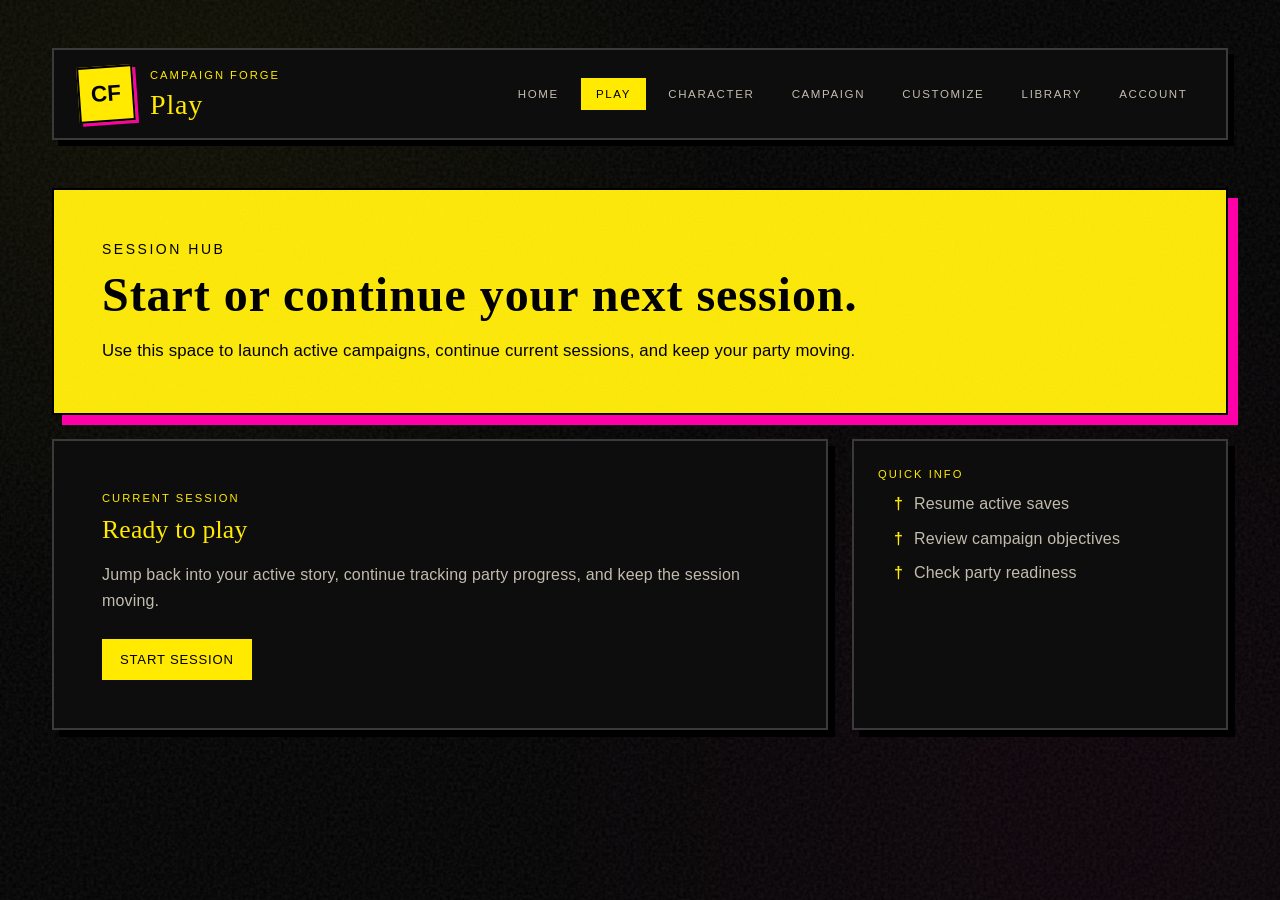
<file: Play.html>
<!DOCTYPE html>
<html lang="en">
<head>
  <meta charset="utf-8">
  <meta name="viewport" content="width=device-width, initial-scale=1">
  <title>Play</title>
  <link href="https://cdn.jsdelivr.net/npm/bootstrap@5.3.3/dist/css/bootstrap.min.css" rel="stylesheet">
  <link rel="preconnect" href="https://fonts.googleapis.com">
  <link rel="preconnect" href="https://fonts.gstatic.com" crossorigin>
  <link href="https://fonts.googleapis.com/css2?family=Metal+Mania&family=Rubik+Mono+One&family=Special+Elite&family=UnifrakturCook:wght@700&display=swap" rel="stylesheet">
  <link href="style.css" rel="stylesheet">
</head>
<body>
  <div class="container py-4 py-lg-5 app-shell">
    <header class="topbar rounded-5 px-3 px-lg-4 py-3 mb-4 mb-lg-5">
      <div class="d-flex flex-column flex-lg-row align-items-lg-center gap-3 justify-content-between">
        <div class="d-flex align-items-center gap-3">
          <div class="brand-mark">CF</div>
          <div>
            <p class="text-uppercase small mb-1 text-secondary">Campaign Forge</p>
            <h1 class="h3 mb-0">Play</h1>
          </div>
        </div>
        <ul class="nav nav-pills flex-wrap gap-2 small">
          <li class="nav-item"><a class="nav-link" href="index.html">Home</a></li>
          <li class="nav-item"><a class="nav-link active" aria-current="page" href="Play.html">Play</a></li>
          <li class="nav-item"><a class="nav-link" href="CharacterPage.html">Character</a></li>
          <li class="nav-item"><a class="nav-link" href="Campaign.html">Campaign</a></li>
          <li class="nav-item"><a class="nav-link" href="Customize.html">Customize</a></li>
          <li class="nav-item"><a class="nav-link" href="Library.html">Library</a></li>
          <li class="nav-item"><a class="nav-link" href="Account.html">Account</a></li>
        </ul>
      </div>
    </header>

    <section class="page-hero p-4 p-lg-5 mb-4">
      <p class="text-uppercase small mb-2">Session Hub</p>
      <h2 class="display-5 fw-semibold mb-3">Start or continue your next session.</h2>
      <p class="helper-text mb-0">Use this space to launch active campaigns, continue current sessions, and keep your party moving.</p>
    </section>

    <div class="row g-4">
      <div class="col-lg-8">
        <div class="panel-card p-4 p-lg-5 h-100">
          <p class="text-uppercase small text-secondary mb-2">Current Session</p>
          <h3 class="h2 mb-3">Ready to play</h3>
          <p class="text-secondary mb-4">Jump back into your active story, continue tracking party progress, and keep the session moving.</p>
          <a href="#" class="btn btn-primary">Start Session</a>
        </div>
      </div>
      <div class="col-lg-4">
        <div class="feature-card p-4 h-100">
          <p class="text-uppercase small text-secondary mb-2">Quick Info</p>
          <ul class="quick-list ps-3 mb-0">
            <li>Resume active saves</li>
            <li>Review campaign objectives</li>
            <li>Check party readiness</li>
          </ul>
        </div>
      </div>
    </div>
  </div>
</body>
</html>
</file>
<file: style.css>
:root {
  --mb-black: #000000;
  --mb-panel: #0d0d0d;
  --mb-panel-raised: #161616;
  --mb-yellow: #ffea00;
  --mb-yellow-dark: #c4b300;
  --mb-pink: #ff00a8;
  --mb-pink-dark: #b80078;
  --mb-blood: #a60000;
  --mb-bone: #e8e3d5;
  --mb-bone-dim: #c2bcad;
  --mb-muted: #8a8477;
  --mb-border: #252525;
  --mb-border-strong: #3a3a3a;

  --font-blackletter: "Cinzel", "Times New Roman", serif;
  --font-display: "Cinzel", "Arial", serif;
  --font-body: "Inter", "Helvetica Neue", Arial, sans-serif;
  --font-peste: "Cinzel", "Times New Roman", serif;
}

* {
  -webkit-font-smoothing: antialiased;
}

body {
  background-color: var(--mb-black);
  background-image:
    radial-gradient(circle at 15% 10%, rgba(255, 234, 0, 0.05), transparent 40%),
    radial-gradient(circle at 85% 90%, rgba(255, 0, 168, 0.04), transparent 45%),
    url("data:image/svg+xml;utf8,<svg xmlns='http://www.w3.org/2000/svg' viewBox='0 0 300 300'><filter id='n'><feTurbulence type='fractalNoise' baseFrequency='0.85' numOctaves='3' stitchTiles='stitch'/><feColorMatrix values='0 0 0 0 1  0 0 0 0 1  0 0 0 0 1  0 0 0 0.08 0'/></filter><rect width='100%25' height='100%25' filter='url(%23n)'/></svg>");
  background-attachment: fixed;
  color: var(--mb-bone);
  font-family: var(--font-body);
  min-height: 100vh;
  letter-spacing: 0.01em;
  font-size: 1rem;
  line-height: 1.6;
}

h1, h2, h3, h4, h5, h6,
.display-4, .display-5, .display-6 {
  font-family: var(--font-blackletter);
  color: var(--mb-bone);
  font-weight: 700;
  letter-spacing: 0.03em;
  line-height: 1.15;
}

.display-5 {
  /* No pink shadow — blackletter + offset shadow is unreadable.
     Hero headings get a thin black shadow instead, below. */
}

.display-6 {
  color: var(--mb-yellow);
  font-size: 3rem;
}

p { line-height: 1.65; }

.text-uppercase {
  font-family: var(--font-display);
  letter-spacing: 0.18em !important;
}

.text-uppercase.text-secondary,
p.text-uppercase.small.text-secondary {
  color: var(--mb-yellow) !important;
  font-size: 0.7rem;
}

.lead-copy,
.helper-text,
.quote-text {
  font-size: 1.05rem;
  line-height: 1.6;
}

.app-shell {
  max-width: 1200px;
}

/* ----- Topbar ----- */
.topbar {
  background-color: var(--mb-panel) !important;
  border: 2px solid var(--mb-border-strong) !important;
  border-radius: 0 !important;
  box-shadow: 6px 6px 0 var(--mb-black);
  -webkit-backdrop-filter: none;
  backdrop-filter: none;
}

.topbar h1 {
  font-family: var(--font-blackletter);
  color: var(--mb-yellow);
}

.brand-mark {
  width: 56px;
  height: 56px;
  border-radius: 0;
  background: var(--mb-yellow);
  color: var(--mb-black);
  font-family: var(--font-display);
  font-size: 1.4rem;
  font-weight: 900;
  letter-spacing: 0;
  transform: rotate(-4deg);
  display: grid;
  place-items: center;
  border: 2px solid var(--mb-black);
  box-shadow: 3px 3px 0 var(--mb-pink);
}

/* ----- Nav pills ----- */
.nav-pills .nav-link {
  color: var(--mb-bone-dim);
  border-radius: 0;
  padding: 0.35rem 0.85rem;
  font-family: var(--font-display);
  font-size: 0.72rem;
  letter-spacing: 0.14em;
  text-transform: uppercase;
  border: 1px solid transparent;
}

.nav-pills .nav-link:hover {
  color: var(--mb-yellow);
  border-color: var(--mb-border-strong);
  background: transparent;
}

.nav-pills .nav-link.active,
.nav-pills .show > .nav-link {
  background-color: var(--mb-yellow);
  color: var(--mb-black);
  font-weight: 400;
  border-color: var(--mb-yellow);
}

/* ----- Cards / panels ----- */
.panel-card,
.feature-card,
.builder-card,
.info-card,
.status-card,
.library-card {
  background-color: var(--mb-panel) !important;
  border: 2px solid var(--mb-border-strong) !important;
  border-radius: 0 !important;
  box-shadow: 7px 7px 0 var(--mb-black);
  color: var(--mb-bone);
}

/* Bootstrap's .text-dark forces near-black color with !important, which on
   our dark panels produces black-on-near-black. Override it hard. */
.info-card,
.info-card.text-dark,
.panel-card.text-dark,
.panel-card.text-dark h1,
.panel-card.text-dark h2,
.panel-card.text-dark h3,
.panel-card.text-dark h4,
.panel-card.text-dark h5,
.panel-card.text-dark h6,
.info-card.text-dark h1,
.info-card.text-dark h2,
.info-card.text-dark h3,
.info-card.text-dark h4,
.info-card.text-dark h5,
.info-card.text-dark h6 {
  color: var(--mb-bone) !important;
}

.panel-card.text-dark h3,
.panel-card.text-dark h4,
.info-card.text-dark h3,
.info-card.text-dark h4 {
  color: var(--mb-yellow) !important;
}

.info-card .text-secondary,
.info-card.text-dark .text-secondary,
.panel-card .text-secondary,
.panel-card.text-dark .text-secondary,
.feature-card .text-secondary,
.builder-card .text-secondary,
.status-card .text-secondary,
.library-card .text-secondary,
.character-card .text-secondary {
  color: var(--mb-bone-dim) !important;
}

.panel-card.text-dark .text-uppercase.text-secondary,
.info-card.text-dark .text-uppercase.text-secondary {
  background: var(--mb-yellow);
  color: var(--mb-black) !important;
  padding: 0.2rem 0.55rem;
  display: inline-block;
  transform: rotate(-1deg);
  border: 2px solid var(--mb-black);
  box-shadow: 2px 2px 0 var(--mb-pink);
}

.feature-card h3,
.info-card h3,
.status-card h3,
.panel-card h3,
.library-card h3,
.builder-card h3 {
  font-family: var(--font-blackletter);
  color: var(--mb-yellow);
  font-size: 1.6rem;
  letter-spacing: 0.01em;
}

/* ----- Hero / page-hero ----- */
.hero,
.page-hero {
  background: var(--mb-yellow) !important;
  color: var(--mb-black) !important;
  border-radius: 0;
  border: 2px solid var(--mb-black);
  box-shadow: 10px 10px 0 var(--mb-pink);
  overflow: hidden;
  position: relative;
}

.hero::before,
.page-hero::before {
  content: "";
  position: absolute;
  inset: 0;
  background-image: url("data:image/svg+xml;utf8,<svg xmlns='http://www.w3.org/2000/svg' viewBox='0 0 200 200'><filter id='n'><feTurbulence type='fractalNoise' baseFrequency='0.9' numOctaves='2' stitchTiles='stitch'/></filter><rect width='100%25' height='100%25' filter='url(%23n)' opacity='0.12'/></svg>");
  pointer-events: none;
}

.hero > *,
.page-hero > * {
  position: relative;
}

.hero h2, .page-hero h2,
.hero h3, .page-hero h3 {
  color: var(--mb-black) !important;
}

.hero h2.display-5,
.page-hero h2.display-5 {
  font-family: var(--font-peste);
  font-weight: 700;
  letter-spacing: 0.02em;
  line-height: 1.1;
  text-shadow: none;
}

.hero .text-uppercase,
.page-hero .text-uppercase,
.hero p.text-uppercase.small.text-secondary,
.page-hero p.text-uppercase.small.text-secondary {
  color: var(--mb-black) !important;
}

.hero .lead-copy,
.page-hero .lead-copy,
.hero .helper-text,
.page-hero .helper-text,
.hero .quote-text {
  color: var(--mb-black) !important;
  font-weight: 500;
}

.hero .text-white-50,
.page-hero .text-white-50 {
  color: var(--mb-black) !important;
  opacity: 0.75;
}

.metric {
  border: 2px solid var(--mb-black);
  border-radius: 0;
  background: var(--mb-black);
  color: var(--mb-bone);
}

.metric .small,
.metric .text-white-50 {
  color: var(--mb-yellow) !important;
  opacity: 1;
  font-family: var(--font-display);
  letter-spacing: 0.12em;
  text-transform: uppercase;
  font-size: 0.68rem;
}

.metric .fs-4 {
  font-family: var(--font-display);
  color: var(--mb-bone);
}

/* ----- Builder card header ----- */
.builder-card .card-header {
  background: var(--mb-black) !important;
  border-bottom: 2px solid var(--mb-yellow) !important;
  border-radius: 0;
  font-family: var(--font-display);
  font-weight: 400;
  color: var(--mb-yellow) !important;
  letter-spacing: 0.15em;
  text-transform: uppercase;
  font-size: 0.88rem;
}

/* ----- Character cards ----- */
.character-card {
  background: var(--mb-panel);
  border: 2px solid var(--mb-border-strong);
  border-radius: 0;
  overflow: hidden;
  box-shadow: 6px 6px 0 var(--mb-black);
  transition: transform 150ms ease, box-shadow 150ms ease, border-color 150ms ease;
  color: var(--mb-bone);
}

.character-card:hover {
  transform: translate(-2px, -2px);
  box-shadow: 10px 10px 0 var(--mb-pink);
  border-color: var(--mb-yellow);
}

.character-card h3 {
  font-family: var(--font-blackletter);
  color: var(--mb-yellow);
}

.portrait {
  height: 170px;
  background-color: var(--mb-black);
  background-image:
    linear-gradient(135deg, rgba(255, 234, 0, 0.1) 0%, transparent 60%),
    url("data:image/svg+xml;utf8,<svg xmlns='http://www.w3.org/2000/svg' viewBox='0 0 100 100'><filter id='n'><feTurbulence type='fractalNoise' baseFrequency='1.2' numOctaves='2'/></filter><rect width='100%25' height='100%25' filter='url(%23n)' opacity='0.18'/></svg>");
  color: var(--mb-yellow);
  display: flex;
  align-items: end;
  padding: 1.1rem;
  font-family: var(--font-display);
  font-size: 1.5rem;
  font-weight: 400;
  letter-spacing: 0.05em;
  border-bottom: 2px solid var(--mb-yellow);
}

.chip {
  border: 1px solid var(--mb-yellow);
  border-radius: 0;
  padding: 0.28rem 0.65rem;
  font-family: var(--font-display);
  font-size: 0.68rem;
  letter-spacing: 0.1em;
  text-transform: uppercase;
  background: transparent;
  color: var(--mb-yellow);
}

/* ----- Badges ----- */
.badge {
  border-radius: 0;
  font-family: var(--font-display);
  font-size: 0.62rem;
  letter-spacing: 0.14em;
  padding: 0.35em 0.6em;
}

.badge.text-bg-success-subtle,
.badge.text-success-emphasis {
  background-color: var(--mb-yellow) !important;
  color: var(--mb-black) !important;
}

.badge.text-bg-warning-subtle,
.badge.text-warning-emphasis {
  background-color: var(--mb-pink) !important;
  color: var(--mb-black) !important;
}

/* ----- Forms ----- */
.form-label {
  font-family: var(--font-display);
  color: var(--mb-yellow);
  font-size: 0.8rem;
  letter-spacing: 0.08em;
  text-transform: uppercase;
  margin-bottom: 0.4rem;
}

.form-control,
.form-select,
textarea {
  border-radius: 0;
  border: 2px solid var(--mb-border-strong);
  background-color: var(--mb-black);
  color: var(--mb-bone);
  font-family: var(--font-body);
  font-size: 1rem;
  line-height: 1.5;
}

.form-control::placeholder { color: var(--mb-bone-dim); }

.form-control:focus,
.form-select:focus,
textarea:focus {
  border-color: var(--mb-yellow);
  background-color: var(--mb-black);
  color: var(--mb-bone);
  box-shadow: 0 0 0 3px rgba(255, 234, 0, 0.15);
}

.form-select {
  background-image: url("data:image/svg+xml,%3csvg xmlns='http://www.w3.org/2000/svg' viewBox='0 0 16 16'%3e%3cpath fill='none' stroke='%23ffea00' stroke-linecap='round' stroke-linejoin='round' stroke-width='2' d='M2 5l6 6 6-6'/%3e%3c/svg%3e");
}

.form-check-input {
  border-radius: 0;
  border: 2px solid var(--mb-border-strong);
  background-color: var(--mb-black);
}

.form-check-input:checked {
  background-color: var(--mb-yellow);
  border-color: var(--mb-yellow);
}

/* Form switches: pink off, yellow on */
.form-switch .form-check-input {
  border-radius: 2em;
  background-color: var(--mb-pink);
  border-color: var(--mb-pink);
  --bs-form-switch-bg: url("data:image/svg+xml,%3csvg xmlns='http://www.w3.org/2000/svg' viewBox='-4 -4 8 8'%3e%3ccircle r='3' fill='%23000000'/%3e%3c/svg%3e");
}

.form-switch .form-check-input:checked {
  background-color: var(--mb-yellow);
  border-color: var(--mb-yellow);
  --bs-form-switch-bg: url("data:image/svg+xml,%3csvg xmlns='http://www.w3.org/2000/svg' viewBox='-4 -4 8 8'%3e%3ccircle r='3' fill='%23000000'/%3e%3c/svg%3e");
}

.form-switch .form-check-input:focus {
  border-color: var(--mb-yellow);
  box-shadow: 0 0 0 3px rgba(255, 234, 0, 0.2);
}

.form-check-label { color: var(--mb-bone); }

/* ----- Buttons ----- */
.btn {
  border-radius: 0;
  font-family: var(--font-display);
  font-size: 0.82rem;
  letter-spacing: 0.06em;
  text-transform: uppercase;
  padding: 0.55rem 1rem;
  border-width: 2px;
  transition: transform 120ms ease, box-shadow 120ms ease, background-color 120ms ease;
}

.btn-primary {
  background-color: var(--mb-yellow);
  border-color: var(--mb-yellow);
  color: var(--mb-black);
}

.btn-primary:hover,
.btn-primary:focus,
.btn-primary:active {
  background-color: var(--mb-pink) !important;
  border-color: var(--mb-pink) !important;
  color: var(--mb-black) !important;
  transform: translate(-1px, -1px);
  box-shadow: 3px 3px 0 var(--mb-yellow);
}

.btn-outline-secondary {
  background-color: transparent;
  border-color: var(--mb-yellow);
  color: var(--mb-yellow);
}

.btn-outline-secondary:hover,
.btn-outline-secondary:focus {
  background-color: var(--mb-yellow);
  color: var(--mb-black);
  border-color: var(--mb-yellow);
}

.btn-outline-light {
  border-color: var(--mb-black);
  color: var(--mb-black);
}

.btn-outline-light:hover,
.btn-outline-light:focus {
  background-color: var(--mb-black);
  color: var(--mb-yellow);
  border-color: var(--mb-black);
}

.btn-light {
  background-color: var(--mb-black);
  color: var(--mb-yellow);
  border-color: var(--mb-black);
}

.btn-light:hover,
.btn-light:focus {
  background-color: var(--mb-pink);
  color: var(--mb-black);
  border-color: var(--mb-pink);
}

.btn-dark {
  background-color: var(--mb-black);
  border-color: var(--mb-yellow);
  color: var(--mb-yellow);
}

.btn-dark:hover,
.btn-dark:focus {
  background-color: var(--mb-yellow);
  color: var(--mb-black);
  border-color: var(--mb-yellow);
}

.btn-roll {
  background: var(--mb-yellow);
  color: var(--mb-black);
  border: 2px solid var(--mb-black);
  padding: 0.25rem 0.7rem;
  font-size: 0.85rem;
  letter-spacing: 0;
  line-height: 1;
}

.btn-roll:hover,
.btn-roll:focus {
  background: var(--mb-pink);
  color: var(--mb-black);
  border-color: var(--mb-black);
  transform: translate(-1px, -1px);
  box-shadow: 2px 2px 0 var(--mb-yellow);
}

.btn-roll-all {
  background: var(--mb-pink);
  color: var(--mb-black);
  border-color: var(--mb-black);
}

.btn-roll-all:hover,
.btn-roll-all:focus {
  background: var(--mb-yellow);
  color: var(--mb-black);
  border-color: var(--mb-black);
}

/* Input group — flatten */
.input-group > .form-control,
.input-group > .btn {
  border-radius: 0 !important;
}

.input-group > .btn-roll {
  border-left-width: 2px;
}

/* ----- Status / success icon ----- */
.status-icon {
  width: 88px;
  height: 88px;
  border-radius: 0;
  display: grid;
  place-items: center;
  background: var(--mb-yellow);
  color: var(--mb-black);
  font-size: 2.2rem;
  font-weight: 900;
  transform: rotate(-4deg);
  border: 3px solid var(--mb-black);
  box-shadow: 5px 5px 0 var(--mb-pink);
}

/* ----- Lists ----- */
.quick-list {
  list-style: none;
  padding-left: 0;
}
.quick-list li {
  margin-bottom: 0.55rem;
  color: var(--mb-bone-dim);
  position: relative;
  padding-left: 1.25rem;
}
.quick-list li::before {
  content: "†";
  position: absolute;
  left: 0;
  color: var(--mb-yellow);
  font-weight: 700;
}

/* ----- Alerts ----- */
.alert {
  border-radius: 0;
  border-width: 2px;
  font-family: var(--font-body);
}

.alert-success {
  background-color: var(--mb-yellow);
  color: var(--mb-black);
  border-color: var(--mb-black);
}

.alert-danger {
  background-color: var(--mb-blood);
  color: var(--mb-bone);
  border-color: var(--mb-bone);
}

/* ----- Modal ----- */
.modal-content {
  background-color: var(--mb-panel);
  color: var(--mb-bone);
  border: 2px solid var(--mb-yellow);
  border-radius: 0;
  box-shadow: 8px 8px 0 var(--mb-pink);
}

.modal-header {
  border-bottom: 2px solid var(--mb-yellow);
}

.modal-title {
  font-family: var(--font-blackletter);
  color: var(--mb-yellow);
}

.btn-close {
  filter: invert(1) brightness(1.8);
}

/* ----- Dice roll output ----- */
.roll-result {
  font-family: var(--font-display);
  color: var(--mb-pink);
  font-size: 0.68rem;
  letter-spacing: 0.08em;
  margin-top: 0.3rem;
  min-height: 0.9rem;
  text-transform: uppercase;
}

@keyframes shake {
  0%, 100% { transform: translate(0, 0); }
  25%      { transform: translate(-1px, 1px); }
  50%      { transform: translate(1px, -1px); }
  75%      { transform: translate(-1px, -1px); }
}

.rolling {
  animation: shake 0.25s ease-in-out;
  background-color: #1a1500 !important;
}

/* ----- Small utility overrides ----- */
.text-secondary { color: var(--mb-bone-dim) !important; }

small.text-muted { color: var(--mb-bone-dim) !important; }

a { color: var(--mb-yellow); }
a:hover { color: var(--mb-pink); }

hr { border-color: var(--mb-border-strong); opacity: 1; }

/* ----- Selection ----- */
::selection {
  background: var(--mb-yellow);
  color: var(--mb-black);
}

/* ===== Character Sheet (modal) ===== */
.modal-dialog.modal-character-sheet {
  max-width: 1120px;
}

.modal-dialog.modal-character-sheet .modal-body {
  padding: 0;
  background: var(--mb-black);
}

.character-sheet {
  background: var(--mb-black);
  color: var(--mb-bone);
  padding: 1.25rem 1.5rem 1.5rem;
  font-family: var(--font-body);
  position: relative;
  background-image:
    url("data:image/svg+xml;utf8,<svg xmlns='http://www.w3.org/2000/svg' viewBox='0 0 200 200'><filter id='n'><feTurbulence type='fractalNoise' baseFrequency='0.9' numOctaves='2' stitchTiles='stitch'/></filter><rect width='100%25' height='100%25' filter='url(%23n)' opacity='0.08'/></svg>");
}

.character-sheet::before {
  content: "";
  position: absolute;
  top: 0; bottom: 0;
  left: 38%; right: 38%;
  background: var(--mb-yellow);
  opacity: 0.07;
  pointer-events: none;
  z-index: 0;
}

.character-sheet > * { position: relative; z-index: 1; }

.cs-topbar {
  display: flex;
  justify-content: space-between;
  align-items: baseline;
  margin-bottom: 1rem;
  padding-bottom: 0.5rem;
  border-bottom: 2px solid var(--mb-yellow);
  gap: 1rem;
  flex-wrap: wrap;
}

.cs-logo {
  font-family: var(--font-blackletter);
  color: var(--mb-yellow);
  font-size: 1.9rem;
  letter-spacing: 0.02em;
  transform: rotate(-1.5deg);
  line-height: 1;
}

.cs-title {
  font-family: var(--font-display);
  color: var(--mb-pink);
  font-size: 0.75rem;
  letter-spacing: 0.18em;
  text-transform: uppercase;
}

.cs-grid {
  display: grid;
  grid-template-columns: 1.05fr 0.9fr 1.05fr;
  gap: 0.85rem;
  align-items: start;
}

.cs-box {
  border: 2px solid var(--mb-yellow);
  padding: 0.7rem 0.85rem;
  margin-bottom: 0.75rem;
  background: rgba(255, 234, 0, 0.04);
}

.cs-box:last-child { margin-bottom: 0; }

.cs-label {
  font-family: var(--font-blackletter);
  color: var(--mb-yellow);
  font-size: 1.2rem;
  line-height: 1.1;
  margin-bottom: 0.3rem;
  display: flex;
  align-items: baseline;
  gap: 0.5rem;
  flex-wrap: wrap;
}

.cs-label small {
  font-family: var(--font-body);
  color: var(--mb-bone-dim);
  font-size: 0.68rem;
  font-weight: normal;
  letter-spacing: 0.02em;
  text-transform: none;
}

.cs-value {
  font-family: var(--font-body);
  color: var(--mb-bone);
  font-size: 0.95rem;
  line-height: 1.4;
  min-height: 1.2rem;
  word-break: break-word;
}

/* Center column */
.cs-hp {
  text-align: center;
  padding: 1rem 0.5rem 0.75rem;
  border: 2px solid var(--mb-yellow);
  background: rgba(255, 234, 0, 0.04);
  margin-bottom: 0.75rem;
  position: relative;
}

.cs-hp-label {
  font-family: var(--font-display);
  color: var(--mb-yellow);
  font-size: 0.72rem;
  letter-spacing: 0.18em;
  text-transform: uppercase;
}

.cs-hp-skull {
  font-size: 4rem;
  color: var(--mb-bone);
  line-height: 1;
  margin: 0.1rem 0 0.2rem;
  text-shadow: 0 0 18px rgba(255, 234, 0, 0.35);
}

.cs-hp-values {
  font-family: var(--font-display);
  font-size: 1.5rem;
  color: var(--mb-pink);
  line-height: 1.1;
}

.cs-hp-sub {
  font-family: var(--font-body);
  color: var(--mb-bone-dim);
  font-size: 0.65rem;
  letter-spacing: 0.1em;
  text-transform: uppercase;
  margin-top: 0.15rem;
}

.cs-abilities {
  display: grid;
  gap: 0.4rem;
  margin-bottom: 0.75rem;
}

.cs-ability {
  display: flex;
  align-items: center;
  justify-content: space-between;
  border: 2px solid var(--mb-yellow);
  padding: 0.4rem 0.75rem;
  background: rgba(255, 234, 0, 0.04);
}

.cs-ability-label {
  font-family: var(--font-blackletter);
  color: var(--mb-yellow);
  font-size: 1.2rem;
  letter-spacing: 0.02em;
  line-height: 1;
}

.cs-ability-value {
  font-family: var(--font-display);
  color: var(--mb-bone);
  font-size: 1.35rem;
  min-width: 2.5ch;
  text-align: right;
  line-height: 1;
}

.cs-omens {
  border: 2px dashed var(--mb-yellow);
  padding: 0.6rem 0.75rem;
  text-align: center;
  background: rgba(255, 0, 168, 0.05);
}

.cs-omens .cs-value {
  font-family: var(--font-display);
  color: var(--mb-pink);
  font-size: 1.2rem;
}

/* Right column */
.cs-armor-tiers {
  display: flex;
  gap: 0.6rem;
  margin-top: 0.2rem;
}

.cs-armor-tier {
  display: inline-flex;
  flex-direction: column;
  align-items: center;
  justify-content: center;
  width: 2.6rem;
  height: 2.6rem;
  border: 2px solid var(--mb-yellow);
  border-radius: 50%;
  color: var(--mb-yellow);
  font-family: var(--font-display);
  font-size: 0.85rem;
  line-height: 1;
  gap: 0.1rem;
}

.cs-armor-tier small {
  font-size: 0.5rem;
  color: var(--mb-bone-dim);
  letter-spacing: 0;
  text-transform: none;
}

.cs-armor-tier.is-active {
  background: var(--mb-yellow);
  color: var(--mb-black);
}

.cs-armor-tier.is-active small { color: var(--mb-black); }

.cs-eq-list {
  list-style: none;
  padding: 0;
  margin: 0;
}

.cs-eq-list li {
  padding: 0.3rem 0;
  border-bottom: 1px dashed var(--mb-border-strong);
  color: var(--mb-bone);
  font-size: 0.9rem;
}

.cs-eq-list li:last-child { border-bottom: none; }

.cs-eq-list li.is-empty {
  color: var(--mb-muted);
  font-style: italic;
}

.cs-footer {
  display: grid;
  grid-template-columns: 1fr 1fr;
  gap: 0.75rem;
  margin-top: 0.75rem;
}

.cs-silver {
  border: 2px solid var(--mb-yellow);
  padding: 0.5rem 0.75rem;
  background: rgba(255, 234, 0, 0.04);
}

.cs-silver .cs-value {
  font-family: var(--font-display);
  color: var(--mb-yellow);
  font-size: 1.3rem;
}

.cs-miseries-wrap {
  border: 2px solid var(--mb-pink);
  padding: 0.5rem 0.75rem;
  background: rgba(255, 0, 168, 0.06);
}

.cs-miseries-dots {
  display: flex;
  gap: 0.3rem;
  margin-top: 0.3rem;
  flex-wrap: wrap;
}

.cs-miseries-dots span {
  width: 1.5rem;
  height: 1.5rem;
  border: 2px solid var(--mb-yellow);
  border-radius: 50%;
  display: grid;
  place-items: center;
  color: var(--mb-yellow);
  font-family: var(--font-display);
  font-size: 0.65rem;
  line-height: 1;
}

.cs-miseries-dots span.is-active {
  background: var(--mb-pink);
  color: var(--mb-black);
  border-color: var(--mb-pink);
}

.cs-reminders {
  margin-top: 1rem;
  padding-top: 0.75rem;
  border-top: 2px solid var(--mb-yellow);
  display: grid;
  grid-template-columns: 1fr 1fr;
  gap: 1rem;
  font-family: var(--font-body);
  color: var(--mb-bone-dim);
  font-size: 0.76rem;
  letter-spacing: 0.01em;
}

.cs-reminders > div:last-child { text-align: right; }

/* Editable sheet fields */
.cs-value[contenteditable="true"],
.cs-ability-value[contenteditable="true"],
.cs-hp-values [contenteditable="true"] {
  outline: none;
  border-bottom: 1px dashed var(--mb-border-strong);
  cursor: text;
  transition: border-color 120ms ease, background-color 120ms ease;
}

.cs-value[contenteditable="true"]:hover,
.cs-ability-value[contenteditable="true"]:hover {
  border-bottom-color: var(--mb-yellow);
  background: rgba(255, 234, 0, 0.05);
}

.cs-value[contenteditable="true"]:focus,
.cs-ability-value[contenteditable="true"]:focus,
.cs-hp-values [contenteditable="true"]:focus {
  outline: none;
  border-bottom-color: var(--mb-pink);
  background: rgba(255, 0, 168, 0.08);
  color: var(--mb-yellow);
}

.cs-armor-tier,
.cs-miseries-dots span {
  transition: transform 120ms ease, background-color 120ms ease, color 120ms ease;
}

.cs-armor-tier.is-clickable,
.cs-miseries-dots.is-clickable span {
  cursor: pointer;
}

.cs-armor-tier.is-clickable:hover,
.cs-miseries-dots.is-clickable span:hover {
  transform: scale(1.08);
  background: rgba(255, 234, 0, 0.18);
}

.cs-readonly-note {
  font-family: var(--font-display);
  color: var(--mb-pink);
  font-size: 0.65rem;
  letter-spacing: 0.14em;
  text-transform: uppercase;
  text-align: center;
  margin-top: 0.75rem;
  padding-top: 0.75rem;
  border-top: 1px dashed var(--mb-border-strong);
}

/* ===== Library rules browser ===== */
.library-tile {
  width: 100%;
  background: var(--mb-panel);
  border: 2px solid var(--mb-border-strong);
  color: var(--mb-bone);
  padding: 1rem 1.1rem;
  text-align: left;
  box-shadow: 5px 5px 0 var(--mb-black);
  transition: transform 120ms ease, box-shadow 120ms ease, border-color 120ms ease;
  display: flex;
  flex-direction: column;
  gap: 0.35rem;
  min-height: 7.5rem;
  font-family: var(--font-body);
  cursor: pointer;
}

.library-tile:hover,
.library-tile:focus {
  transform: translate(-2px, -2px);
  box-shadow: 9px 9px 0 var(--mb-pink);
  border-color: var(--mb-yellow);
  outline: none;
}

.library-tile .tile-label {
  font-family: var(--font-blackletter);
  color: var(--mb-yellow);
  font-size: 1.35rem;
  line-height: 1.05;
}

.library-tile .tile-die {
  font-family: var(--font-display);
  color: var(--mb-pink);
  font-size: 0.72rem;
  letter-spacing: 0.14em;
  text-transform: uppercase;
}

.library-tile .tile-sub {
  color: var(--mb-bone-dim);
  font-size: 0.85rem;
  margin-top: auto;
}

/* Library table modal contents */
.table-roll-panel {
  border: 2px solid var(--mb-yellow);
  background: rgba(255, 234, 0, 0.04);
  padding: 0.9rem 1rem;
  margin-bottom: 1rem;
  display: flex;
  flex-direction: column;
  gap: 0.5rem;
}

.table-roll-result {
  font-family: var(--font-blackletter);
  color: var(--mb-bone);
  font-size: 1.3rem;
  line-height: 1.3;
  min-height: 1.5rem;
}

.table-roll-result .roll-label {
  font-family: var(--font-display);
  color: var(--mb-pink);
  font-size: 0.72rem;
  letter-spacing: 0.14em;
  text-transform: uppercase;
  margin-right: 0.4rem;
}

.table-list {
  border-top: 2px solid var(--mb-border-strong);
  padding-top: 0.75rem;
}

.table-list-item {
  display: grid;
  grid-template-columns: 3.5rem 1fr;
  gap: 0.75rem;
  padding: 0.35rem 0.3rem;
  border-bottom: 1px dashed var(--mb-border-strong);
  align-items: baseline;
}

.table-list-item:last-child { border-bottom: none; }

.table-list-item .roll-key {
  font-family: var(--font-display);
  color: var(--mb-yellow);
  font-size: 0.75rem;
  letter-spacing: 0.1em;
  text-transform: uppercase;
  text-align: right;
}

.table-list-item .roll-entry {
  color: var(--mb-bone);
  font-size: 0.92rem;
  line-height: 1.45;
}

.table-list-item.is-rolled {
  background: rgba(255, 234, 0, 0.08);
  border-bottom-color: var(--mb-yellow);
}

.table-list-item.is-rolled .roll-entry {
  color: var(--mb-yellow);
  font-weight: 700;
}

@media (max-width: 767.98px) {
  .cs-grid { grid-template-columns: 1fr; }
  .cs-reminders { grid-template-columns: 1fr; }
  .cs-reminders > div:last-child { text-align: left; }
  .character-sheet::before { display: none; }
}

@media (max-width: 991.98px) {
  .topbar .nav {
    justify-content: center;
  }
}
</file>
